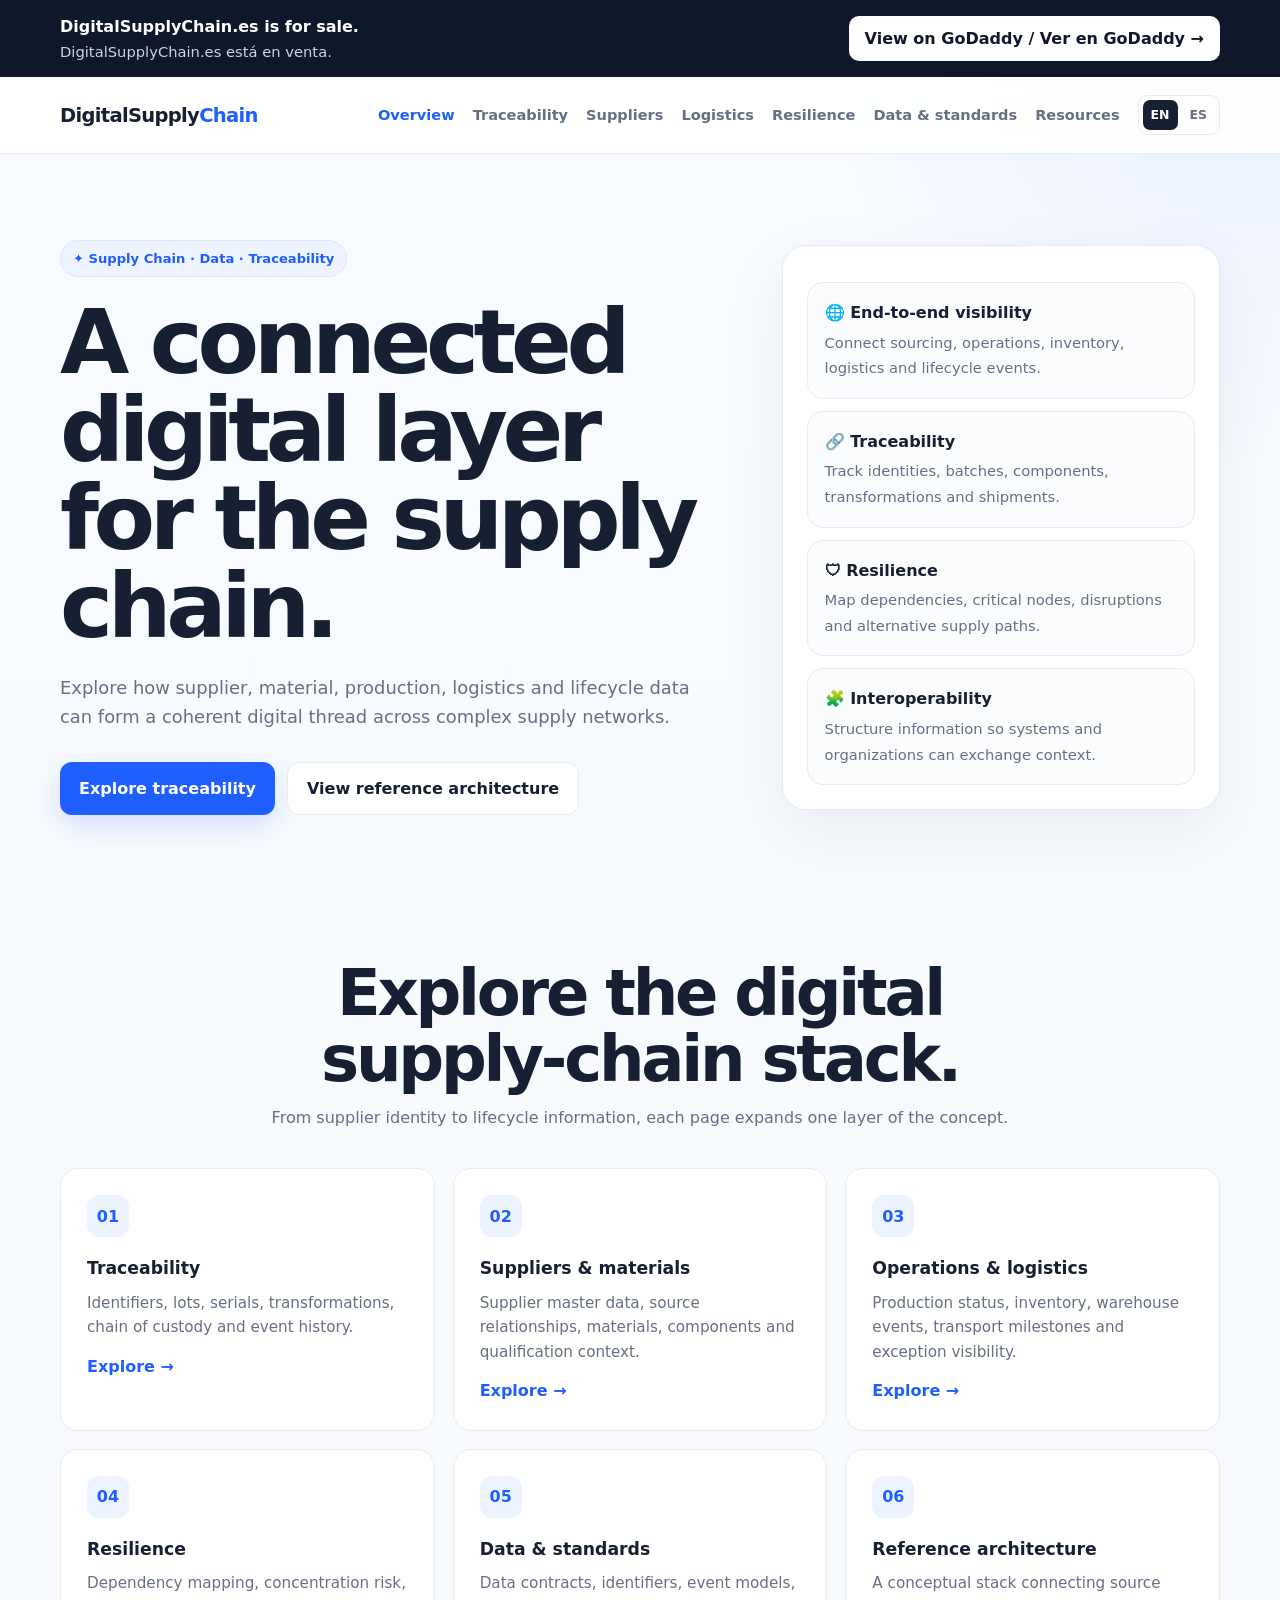
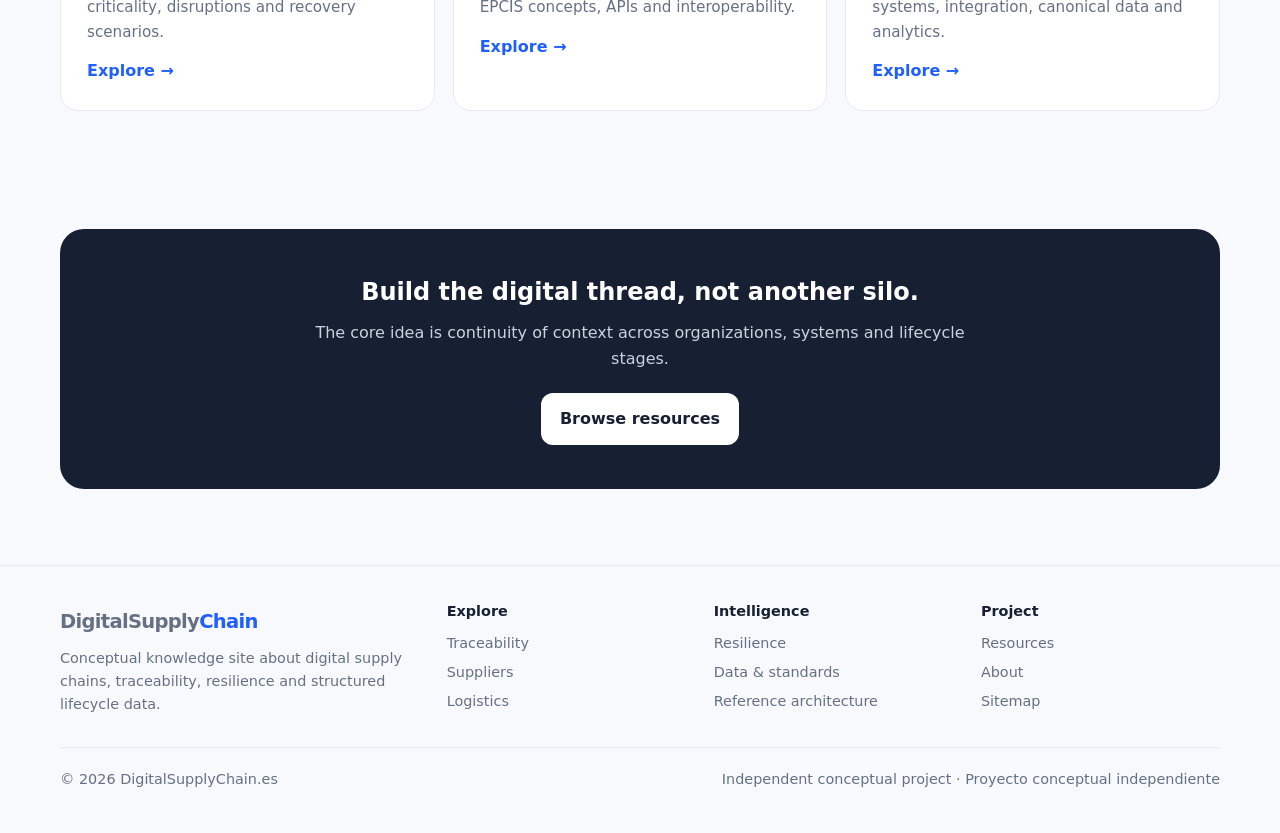
<file: index.html>
<!DOCTYPE html><html lang="en"><head><meta charset="UTF-8"><meta name="viewport" content="width=device-width,initial-scale=1.0"><title>DigitalSupplyChain.es — Digital supply chain, traceability and data visibility</title><meta name="description" content="Conceptual platform for digital supply chains, traceability, supplier data, logistics visibility, resilience and lifecycle information."><meta name="robots" content="index,follow"><link rel="stylesheet" href="assets/style.css"><script async src="https://www.googletagmanager.com/gtag/js?id=G-VXH78M4FN9"></script><script>window.dataLayer=window.dataLayer||[];function gtag(){dataLayer.push(arguments)}gtag('js',new Date());gtag('config','G-VXH78M4FN9');</script></head><body><div class="sale-banner"><div class="container sale-banner-inner"><div class="sale-banner-copy"><strong>DigitalSupplyChain.es is for sale.</strong><span>DigitalSupplyChain.es está en venta.</span></div><a href="https://www.godaddy.com/domainsearch/find?checkAvail=1&domainToCheck=digitalsupplychain.es" target="_blank" rel="noopener noreferrer">View on GoDaddy / Ver en GoDaddy →</a></div></div>
<header><div class="container nav"><a href="index.html" class="brand">DigitalSupply<span>Chain</span></a><div class="nav-links"><a href="index.html" class="nav-link active"><span data-lang="en">Overview</span><span data-lang="es" hidden>Inicio</span></a><a href="traceability.html" class="nav-link "><span data-lang="en">Traceability</span><span data-lang="es" hidden>Trazabilidad</span></a><a href="suppliers.html" class="nav-link "><span data-lang="en">Suppliers</span><span data-lang="es" hidden>Proveedores</span></a><a href="logistics.html" class="nav-link "><span data-lang="en">Logistics</span><span data-lang="es" hidden>Logística</span></a><a href="resilience.html" class="nav-link "><span data-lang="en">Resilience</span><span data-lang="es" hidden>Resiliencia</span></a><a href="data-standards.html" class="nav-link "><span data-lang="en">Data & standards</span><span data-lang="es" hidden>Datos y estándares</span></a><a href="resources.html" class="nav-link "><span data-lang="en">Resources</span><span data-lang="es" hidden>Recursos</span></a><div class="language-switch"><button data-lang-btn="en" onclick="setLanguage('en')">EN</button><button data-lang-btn="es" onclick="setLanguage('es')">ES</button></div></div></div></header><main><section class="hero"><div class="container hero-grid"><div><div class="eyebrow">✦ Supply Chain · Data · Traceability</div><div data-lang="en"><h1>A connected digital layer for the supply chain.</h1><p>Explore how supplier, material, production, logistics and lifecycle data can form a coherent digital thread across complex supply networks.</p><div class="actions"><a href="traceability.html" class="btn btn-primary">Explore traceability</a><a href="architecture.html" class="btn btn-secondary">View reference architecture</a></div></div><div data-lang="es" hidden><h1>Una capa digital conectada para la cadena de suministro.</h1><p>Explora cómo los datos de proveedores, materiales, producción, logística y ciclo de vida pueden formar un hilo digital coherente en redes de suministro complejas.</p><div class="actions"><a href="traceability.html" class="btn btn-primary">Explorar trazabilidad</a><a href="architecture.html" class="btn btn-secondary">Ver arquitectura de referencia</a></div></div></div><div class="preview"><div class="mini-card"><strong>🌐 End-to-end visibility</strong><span>Connect sourcing, operations, inventory, logistics and lifecycle events.</span></div><div class="mini-card"><strong>🔗 Traceability</strong><span>Track identities, batches, components, transformations and shipments.</span></div><div class="mini-card"><strong>🛡 Resilience</strong><span>Map dependencies, critical nodes, disruptions and alternative supply paths.</span></div><div class="mini-card"><strong>🧩 Interoperability</strong><span>Structure information so systems and organizations can exchange context.</span></div></div></div></section>
<section class="section"><div class="container"><div class="section-title"><div data-lang="en"><h2>Explore the digital supply-chain stack.</h2><p>From supplier identity to lifecycle information, each page expands one layer of the concept.</p></div><div data-lang="es" hidden><h2>Explora el stack de la supply chain digital.</h2><p>Desde la identidad del proveedor hasta la información de ciclo de vida, cada página desarrolla una capa del concepto.</p></div></div><div class="cards"><article class="card"><div class="icon">01</div><h3>Traceability</h3><p>Identifiers, lots, serials, transformations, chain of custody and event history.</p><a href="traceability.html">Explore →</a></article><article class="card"><div class="icon">02</div><h3>Suppliers & materials</h3><p>Supplier master data, source relationships, materials, components and qualification context.</p><a href="suppliers.html">Explore →</a></article><article class="card"><div class="icon">03</div><h3>Operations & logistics</h3><p>Production status, inventory, warehouse events, transport milestones and exception visibility.</p><a href="logistics.html">Explore →</a></article><article class="card"><div class="icon">04</div><h3>Resilience</h3><p>Dependency mapping, concentration risk, criticality, disruptions and recovery scenarios.</p><a href="resilience.html">Explore →</a></article><article class="card"><div class="icon">05</div><h3>Data & standards</h3><p>Data contracts, identifiers, event models, EPCIS concepts, APIs and interoperability.</p><a href="data-standards.html">Explore →</a></article><article class="card"><div class="icon">06</div><h3>Reference architecture</h3><p>A conceptual stack connecting source systems, integration, canonical data and analytics.</p><a href="architecture.html">Explore →</a></article></div></div></section>
<section class="container"><div class="cta"><h2>Build the digital thread, not another silo.</h2><p>The core idea is continuity of context across organizations, systems and lifecycle stages.</p><a href="resources.html" class="btn btn-secondary">Browse resources</a></div></section></main><footer><div class="container"><div class="footer-grid"><div><a href="index.html" class="brand">DigitalSupply<span>Chain</span></a><p style="margin-top:10px">Conceptual knowledge site about digital supply chains, traceability, resilience and structured lifecycle data.</p></div><div><h4>Explore</h4><a href="traceability.html">Traceability</a><a href="suppliers.html">Suppliers</a><a href="logistics.html">Logistics</a></div><div><h4>Intelligence</h4><a href="resilience.html">Resilience</a><a href="data-standards.html">Data & standards</a><a href="architecture.html">Reference architecture</a></div><div><h4>Project</h4><a href="resources.html">Resources</a><a href="about.html">About</a><a href="sitemap.xml">Sitemap</a></div></div><div class="footer-bottom"><span>© 2026 DigitalSupplyChain.es</span><span>Independent conceptual project · Proyecto conceptual independiente</span></div></div></footer><script src="assets/app.js"></script></body></html>
</file>
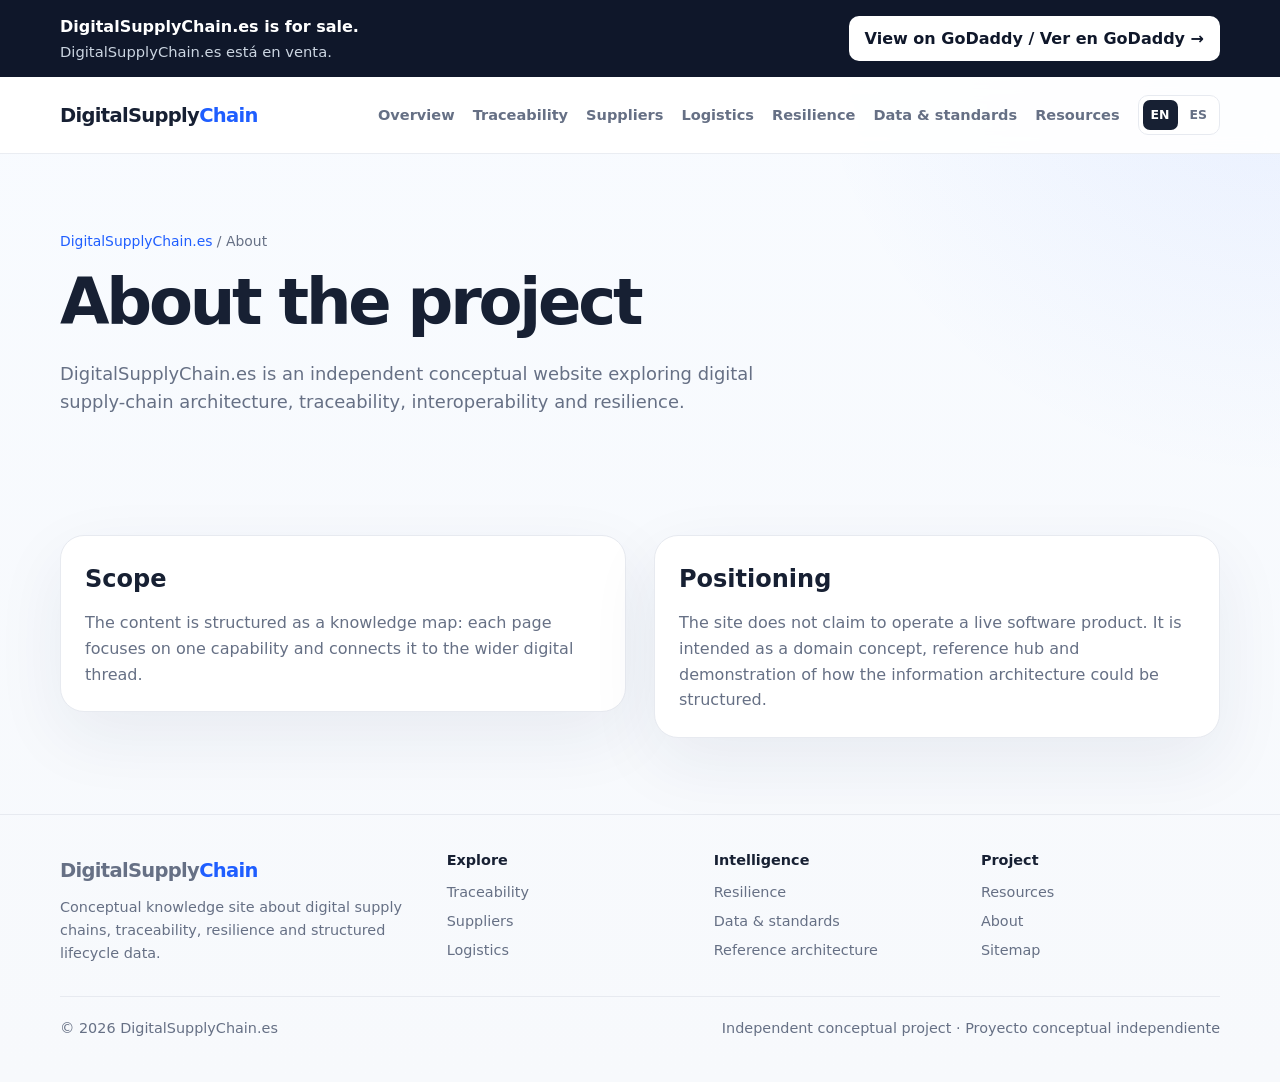
<file: about.html>
<!DOCTYPE html><html lang="en"><head><meta charset="UTF-8"><meta name="viewport" content="width=device-width,initial-scale=1.0"><title>About — DigitalSupplyChain.es</title><meta name="description" content="About the DigitalSupplyChain.es conceptual project."><meta name="robots" content="index,follow"><link rel="stylesheet" href="assets/style.css"><script async src="https://www.googletagmanager.com/gtag/js?id=G-VXH78M4FN9"></script><script>window.dataLayer=window.dataLayer||[];function gtag(){dataLayer.push(arguments)}gtag('js',new Date());gtag('config','G-VXH78M4FN9');</script></head><body><div class="sale-banner"><div class="container sale-banner-inner"><div class="sale-banner-copy"><strong>DigitalSupplyChain.es is for sale.</strong><span>DigitalSupplyChain.es está en venta.</span></div><a href="https://www.godaddy.com/domainsearch/find?checkAvail=1&domainToCheck=digitalsupplychain.es" target="_blank" rel="noopener noreferrer">View on GoDaddy / Ver en GoDaddy →</a></div></div>
<header><div class="container nav"><a href="index.html" class="brand">DigitalSupply<span>Chain</span></a><div class="nav-links"><a href="index.html" class="nav-link "><span data-lang="en">Overview</span><span data-lang="es" hidden>Inicio</span></a><a href="traceability.html" class="nav-link "><span data-lang="en">Traceability</span><span data-lang="es" hidden>Trazabilidad</span></a><a href="suppliers.html" class="nav-link "><span data-lang="en">Suppliers</span><span data-lang="es" hidden>Proveedores</span></a><a href="logistics.html" class="nav-link "><span data-lang="en">Logistics</span><span data-lang="es" hidden>Logística</span></a><a href="resilience.html" class="nav-link "><span data-lang="en">Resilience</span><span data-lang="es" hidden>Resiliencia</span></a><a href="data-standards.html" class="nav-link "><span data-lang="en">Data & standards</span><span data-lang="es" hidden>Datos y estándares</span></a><a href="resources.html" class="nav-link "><span data-lang="en">Resources</span><span data-lang="es" hidden>Recursos</span></a><div class="language-switch"><button data-lang-btn="en" onclick="setLanguage('en')">EN</button><button data-lang-btn="es" onclick="setLanguage('es')">ES</button></div></div></div></header><main><section class="page-hero"><div class="container"><div class="breadcrumbs"><a href="index.html">DigitalSupplyChain.es</a> / About</div><div data-lang="en"><h1>About the project</h1><p>DigitalSupplyChain.es is an independent conceptual website exploring digital supply-chain architecture, traceability, interoperability and resilience.</p></div><div data-lang="es" hidden><h1>Sobre el proyecto</h1><p>DigitalSupplyChain.es es una web conceptual independiente sobre arquitectura de supply chain digital, trazabilidad, interoperabilidad y resiliencia.</p></div></div></section><section class="section"><div class="container split"><div class="panel"><h2>Scope</h2><p style="color:var(--muted);margin-top:12px">The content is structured as a knowledge map: each page focuses on one capability and connects it to the wider digital thread.</p></div><div class="panel"><h2>Positioning</h2><p style="color:var(--muted);margin-top:12px">The site does not claim to operate a live software product. It is intended as a domain concept, reference hub and demonstration of how the information architecture could be structured.</p></div></div></section></main><footer><div class="container"><div class="footer-grid"><div><a href="index.html" class="brand">DigitalSupply<span>Chain</span></a><p style="margin-top:10px">Conceptual knowledge site about digital supply chains, traceability, resilience and structured lifecycle data.</p></div><div><h4>Explore</h4><a href="traceability.html">Traceability</a><a href="suppliers.html">Suppliers</a><a href="logistics.html">Logistics</a></div><div><h4>Intelligence</h4><a href="resilience.html">Resilience</a><a href="data-standards.html">Data & standards</a><a href="architecture.html">Reference architecture</a></div><div><h4>Project</h4><a href="resources.html">Resources</a><a href="about.html">About</a><a href="sitemap.xml">Sitemap</a></div></div><div class="footer-bottom"><span>© 2026 DigitalSupplyChain.es</span><span>Independent conceptual project · Proyecto conceptual independiente</span></div></div></footer><script src="assets/app.js"></script></body></html>
</file>
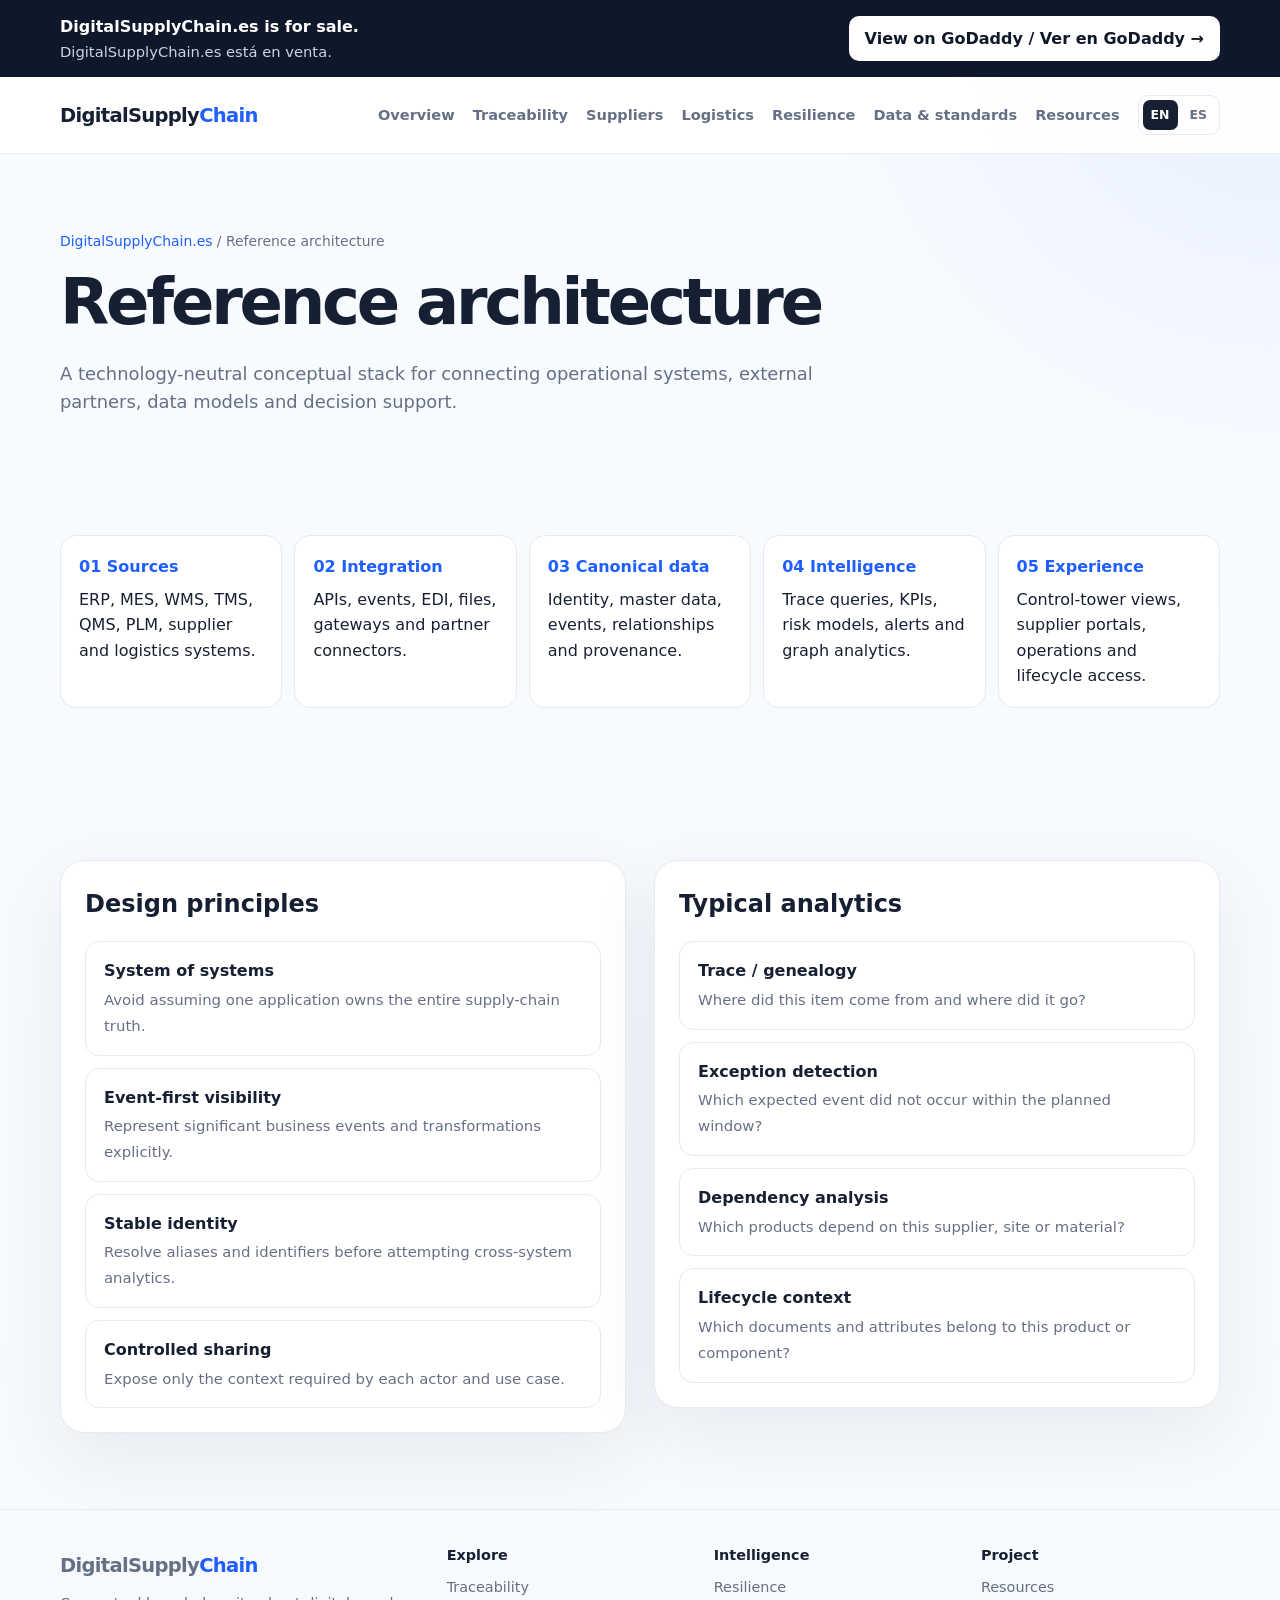
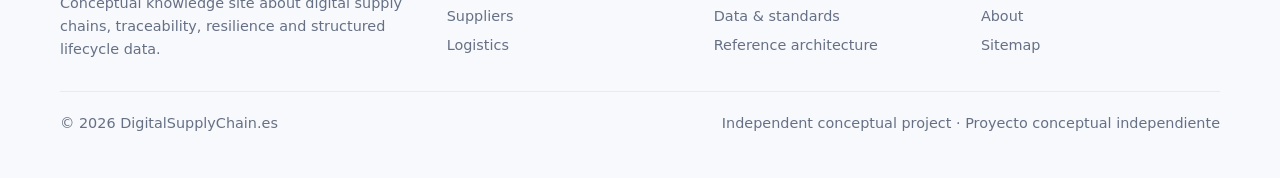
<file: architecture.html>
<!DOCTYPE html><html lang="en"><head><meta charset="UTF-8"><meta name="viewport" content="width=device-width,initial-scale=1.0"><title>Reference architecture — DigitalSupplyChain.es</title><meta name="description" content="Conceptual reference architecture for digital supply-chain systems."><meta name="robots" content="index,follow"><link rel="stylesheet" href="assets/style.css"><script async src="https://www.googletagmanager.com/gtag/js?id=G-VXH78M4FN9"></script><script>window.dataLayer=window.dataLayer||[];function gtag(){dataLayer.push(arguments)}gtag('js',new Date());gtag('config','G-VXH78M4FN9');</script></head><body><div class="sale-banner"><div class="container sale-banner-inner"><div class="sale-banner-copy"><strong>DigitalSupplyChain.es is for sale.</strong><span>DigitalSupplyChain.es está en venta.</span></div><a href="https://www.godaddy.com/domainsearch/find?checkAvail=1&domainToCheck=digitalsupplychain.es" target="_blank" rel="noopener noreferrer">View on GoDaddy / Ver en GoDaddy →</a></div></div>
<header><div class="container nav"><a href="index.html" class="brand">DigitalSupply<span>Chain</span></a><div class="nav-links"><a href="index.html" class="nav-link "><span data-lang="en">Overview</span><span data-lang="es" hidden>Inicio</span></a><a href="traceability.html" class="nav-link "><span data-lang="en">Traceability</span><span data-lang="es" hidden>Trazabilidad</span></a><a href="suppliers.html" class="nav-link "><span data-lang="en">Suppliers</span><span data-lang="es" hidden>Proveedores</span></a><a href="logistics.html" class="nav-link "><span data-lang="en">Logistics</span><span data-lang="es" hidden>Logística</span></a><a href="resilience.html" class="nav-link "><span data-lang="en">Resilience</span><span data-lang="es" hidden>Resiliencia</span></a><a href="data-standards.html" class="nav-link "><span data-lang="en">Data & standards</span><span data-lang="es" hidden>Datos y estándares</span></a><a href="resources.html" class="nav-link "><span data-lang="en">Resources</span><span data-lang="es" hidden>Recursos</span></a><div class="language-switch"><button data-lang-btn="en" onclick="setLanguage('en')">EN</button><button data-lang-btn="es" onclick="setLanguage('es')">ES</button></div></div></div></header><main><section class="page-hero"><div class="container"><div class="breadcrumbs"><a href="index.html">DigitalSupplyChain.es</a> / Reference architecture</div><div data-lang="en"><h1>Reference architecture</h1><p>A technology-neutral conceptual stack for connecting operational systems, external partners, data models and decision support.</p></div><div data-lang="es" hidden><h1>Arquitectura de referencia</h1><p>Un stack conceptual neutral respecto a tecnología para conectar sistemas operacionales, socios externos, modelos de datos y soporte a decisiones.</p></div></div></section><section class="section"><div class="container"><div class="flow"><div class="flow-step"><b>01 Sources</b>ERP, MES, WMS, TMS, QMS, PLM, supplier and logistics systems.</div><div class="flow-step"><b>02 Integration</b>APIs, events, EDI, files, gateways and partner connectors.</div><div class="flow-step"><b>03 Canonical data</b>Identity, master data, events, relationships and provenance.</div><div class="flow-step"><b>04 Intelligence</b>Trace queries, KPIs, risk models, alerts and graph analytics.</div><div class="flow-step"><b>05 Experience</b>Control-tower views, supplier portals, operations and lifecycle access.</div></div></div></section><section class="section"><div class="container split"><div class="panel"><h2>Design principles</h2><ul class="list" style="margin-top:18px"><li><strong>System of systems</strong><span>Avoid assuming one application owns the entire supply-chain truth.</span></li><li><strong>Event-first visibility</strong><span>Represent significant business events and transformations explicitly.</span></li><li><strong>Stable identity</strong><span>Resolve aliases and identifiers before attempting cross-system analytics.</span></li><li><strong>Controlled sharing</strong><span>Expose only the context required by each actor and use case.</span></li></ul></div><div class="panel"><h2>Typical analytics</h2><ul class="list" style="margin-top:18px"><li><strong>Trace / genealogy</strong><span>Where did this item come from and where did it go?</span></li><li><strong>Exception detection</strong><span>Which expected event did not occur within the planned window?</span></li><li><strong>Dependency analysis</strong><span>Which products depend on this supplier, site or material?</span></li><li><strong>Lifecycle context</strong><span>Which documents and attributes belong to this product or component?</span></li></ul></div></div></section></main><footer><div class="container"><div class="footer-grid"><div><a href="index.html" class="brand">DigitalSupply<span>Chain</span></a><p style="margin-top:10px">Conceptual knowledge site about digital supply chains, traceability, resilience and structured lifecycle data.</p></div><div><h4>Explore</h4><a href="traceability.html">Traceability</a><a href="suppliers.html">Suppliers</a><a href="logistics.html">Logistics</a></div><div><h4>Intelligence</h4><a href="resilience.html">Resilience</a><a href="data-standards.html">Data & standards</a><a href="architecture.html">Reference architecture</a></div><div><h4>Project</h4><a href="resources.html">Resources</a><a href="about.html">About</a><a href="sitemap.xml">Sitemap</a></div></div><div class="footer-bottom"><span>© 2026 DigitalSupplyChain.es</span><span>Independent conceptual project · Proyecto conceptual independiente</span></div></div></footer><script src="assets/app.js"></script></body></html>
</file>
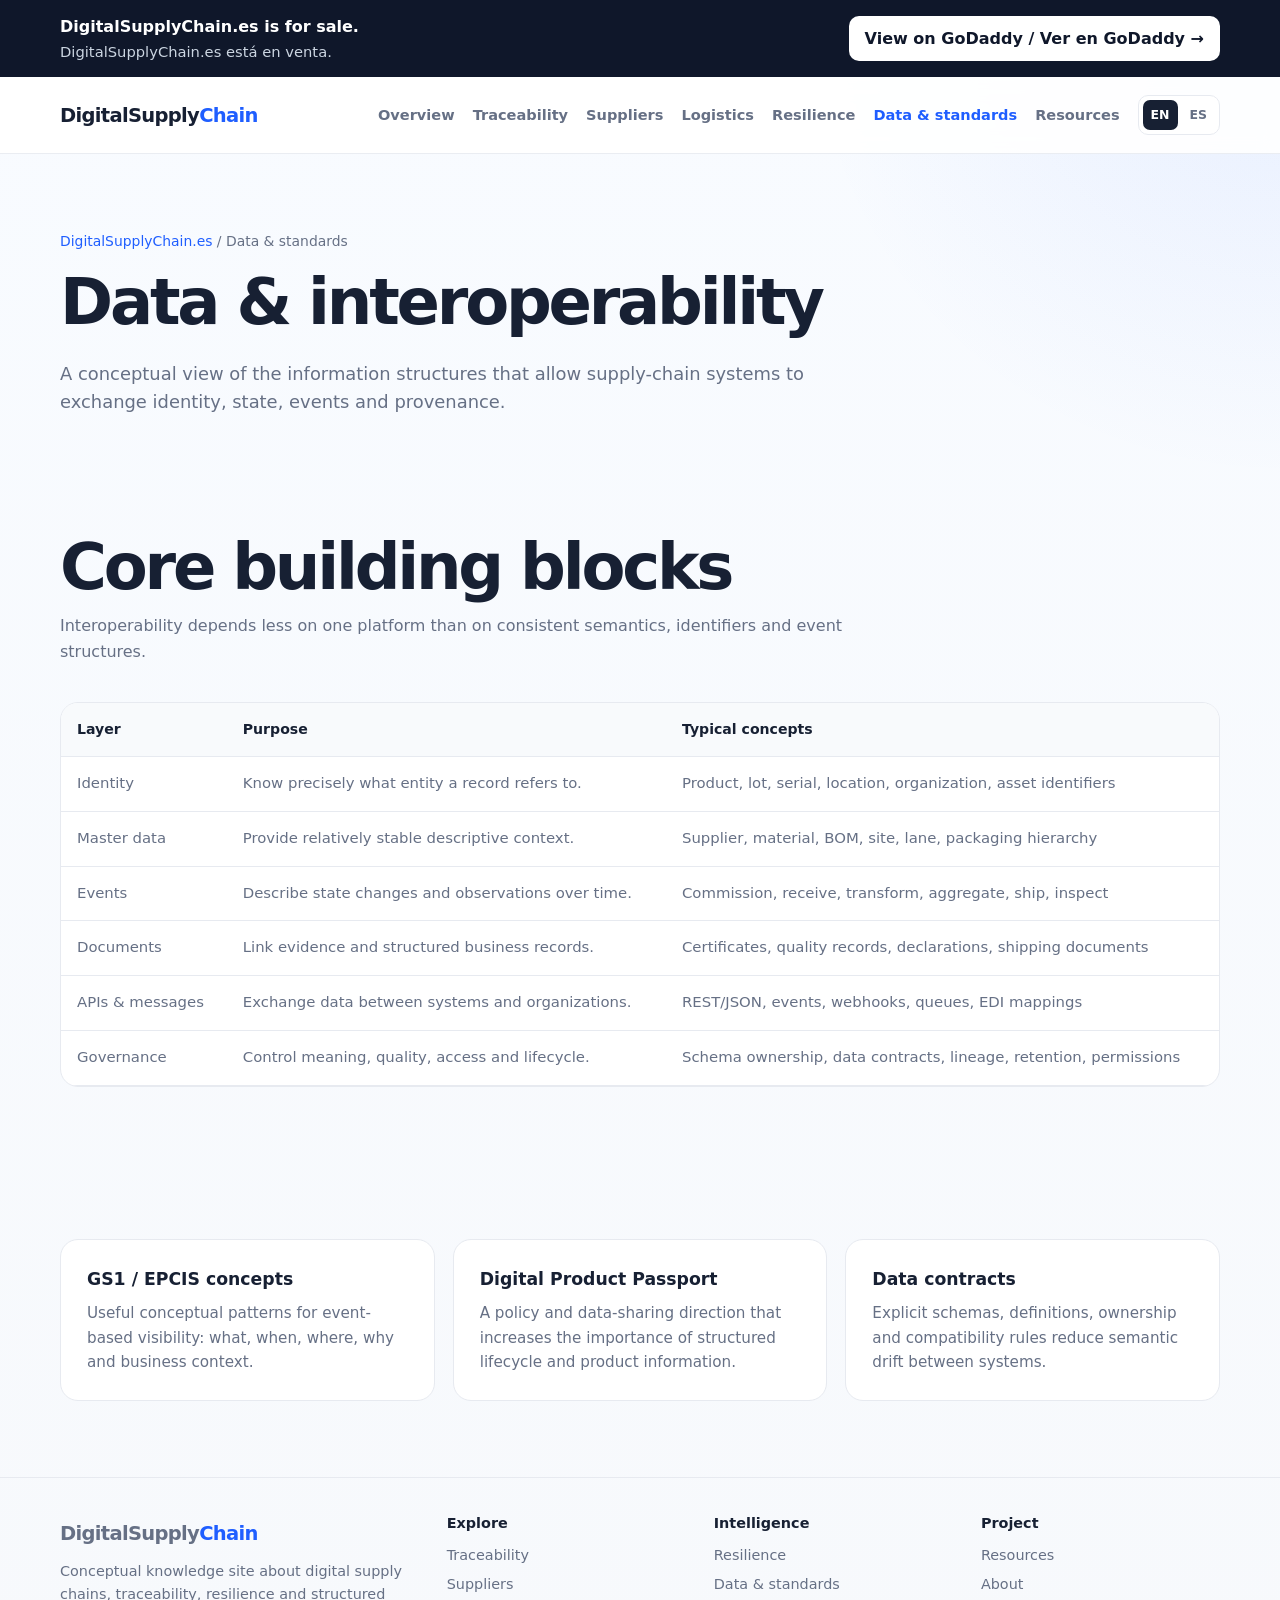
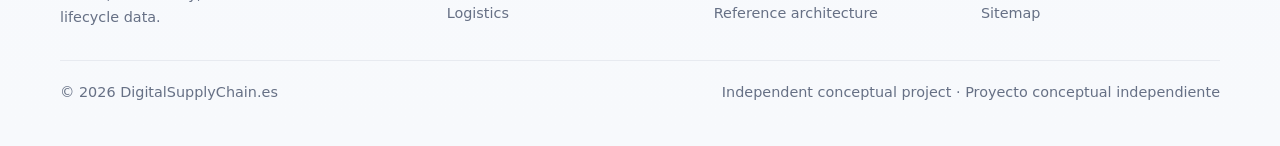
<file: data-standards.html>
<!DOCTYPE html><html lang="en"><head><meta charset="UTF-8"><meta name="viewport" content="width=device-width,initial-scale=1.0"><title>Data & standards — DigitalSupplyChain.es</title><meta name="description" content="Conceptual guide to supply-chain data models, identifiers, EPCIS concepts, APIs and interoperability."><meta name="robots" content="index,follow"><link rel="stylesheet" href="assets/style.css"><script async src="https://www.googletagmanager.com/gtag/js?id=G-VXH78M4FN9"></script><script>window.dataLayer=window.dataLayer||[];function gtag(){dataLayer.push(arguments)}gtag('js',new Date());gtag('config','G-VXH78M4FN9');</script></head><body><div class="sale-banner"><div class="container sale-banner-inner"><div class="sale-banner-copy"><strong>DigitalSupplyChain.es is for sale.</strong><span>DigitalSupplyChain.es está en venta.</span></div><a href="https://www.godaddy.com/domainsearch/find?checkAvail=1&domainToCheck=digitalsupplychain.es" target="_blank" rel="noopener noreferrer">View on GoDaddy / Ver en GoDaddy →</a></div></div>
<header><div class="container nav"><a href="index.html" class="brand">DigitalSupply<span>Chain</span></a><div class="nav-links"><a href="index.html" class="nav-link "><span data-lang="en">Overview</span><span data-lang="es" hidden>Inicio</span></a><a href="traceability.html" class="nav-link "><span data-lang="en">Traceability</span><span data-lang="es" hidden>Trazabilidad</span></a><a href="suppliers.html" class="nav-link "><span data-lang="en">Suppliers</span><span data-lang="es" hidden>Proveedores</span></a><a href="logistics.html" class="nav-link "><span data-lang="en">Logistics</span><span data-lang="es" hidden>Logística</span></a><a href="resilience.html" class="nav-link "><span data-lang="en">Resilience</span><span data-lang="es" hidden>Resiliencia</span></a><a href="data-standards.html" class="nav-link active"><span data-lang="en">Data & standards</span><span data-lang="es" hidden>Datos y estándares</span></a><a href="resources.html" class="nav-link "><span data-lang="en">Resources</span><span data-lang="es" hidden>Recursos</span></a><div class="language-switch"><button data-lang-btn="en" onclick="setLanguage('en')">EN</button><button data-lang-btn="es" onclick="setLanguage('es')">ES</button></div></div></div></header><main><section class="page-hero"><div class="container"><div class="breadcrumbs"><a href="index.html">DigitalSupplyChain.es</a> / Data & standards</div><div data-lang="en"><h1>Data & interoperability</h1><p>A conceptual view of the information structures that allow supply-chain systems to exchange identity, state, events and provenance.</p></div><div data-lang="es" hidden><h1>Datos e interoperabilidad</h1><p>Una visión conceptual de las estructuras de información que permiten a los sistemas de supply chain intercambiar identidad, estado, eventos y procedencia.</p></div></div></section><section class="section"><div class="container"><div class="section-title left"><h2>Core building blocks</h2><p>Interoperability depends less on one platform than on consistent semantics, identifiers and event structures.</p></div><div class="table-wrap"><table><thead><tr><th>Layer</th><th>Purpose</th><th>Typical concepts</th></tr></thead><tbody><tr><td>Identity</td><td>Know precisely what entity a record refers to.</td><td>Product, lot, serial, location, organization, asset identifiers</td></tr><tr><td>Master data</td><td>Provide relatively stable descriptive context.</td><td>Supplier, material, BOM, site, lane, packaging hierarchy</td></tr><tr><td>Events</td><td>Describe state changes and observations over time.</td><td>Commission, receive, transform, aggregate, ship, inspect</td></tr><tr><td>Documents</td><td>Link evidence and structured business records.</td><td>Certificates, quality records, declarations, shipping documents</td></tr><tr><td>APIs & messages</td><td>Exchange data between systems and organizations.</td><td>REST/JSON, events, webhooks, queues, EDI mappings</td></tr><tr><td>Governance</td><td>Control meaning, quality, access and lifecycle.</td><td>Schema ownership, data contracts, lineage, retention, permissions</td></tr></tbody></table></div></div></section><section class="section"><div class="container"><div class="cards"><article class="card"><h3>GS1 / EPCIS concepts</h3><p>Useful conceptual patterns for event-based visibility: what, when, where, why and business context.</p></article><article class="card"><h3>Digital Product Passport</h3><p>A policy and data-sharing direction that increases the importance of structured lifecycle and product information.</p></article><article class="card"><h3>Data contracts</h3><p>Explicit schemas, definitions, ownership and compatibility rules reduce semantic drift between systems.</p></article></div></div></section></main><footer><div class="container"><div class="footer-grid"><div><a href="index.html" class="brand">DigitalSupply<span>Chain</span></a><p style="margin-top:10px">Conceptual knowledge site about digital supply chains, traceability, resilience and structured lifecycle data.</p></div><div><h4>Explore</h4><a href="traceability.html">Traceability</a><a href="suppliers.html">Suppliers</a><a href="logistics.html">Logistics</a></div><div><h4>Intelligence</h4><a href="resilience.html">Resilience</a><a href="data-standards.html">Data & standards</a><a href="architecture.html">Reference architecture</a></div><div><h4>Project</h4><a href="resources.html">Resources</a><a href="about.html">About</a><a href="sitemap.xml">Sitemap</a></div></div><div class="footer-bottom"><span>© 2026 DigitalSupplyChain.es</span><span>Independent conceptual project · Proyecto conceptual independiente</span></div></div></footer><script src="assets/app.js"></script></body></html>
</file>
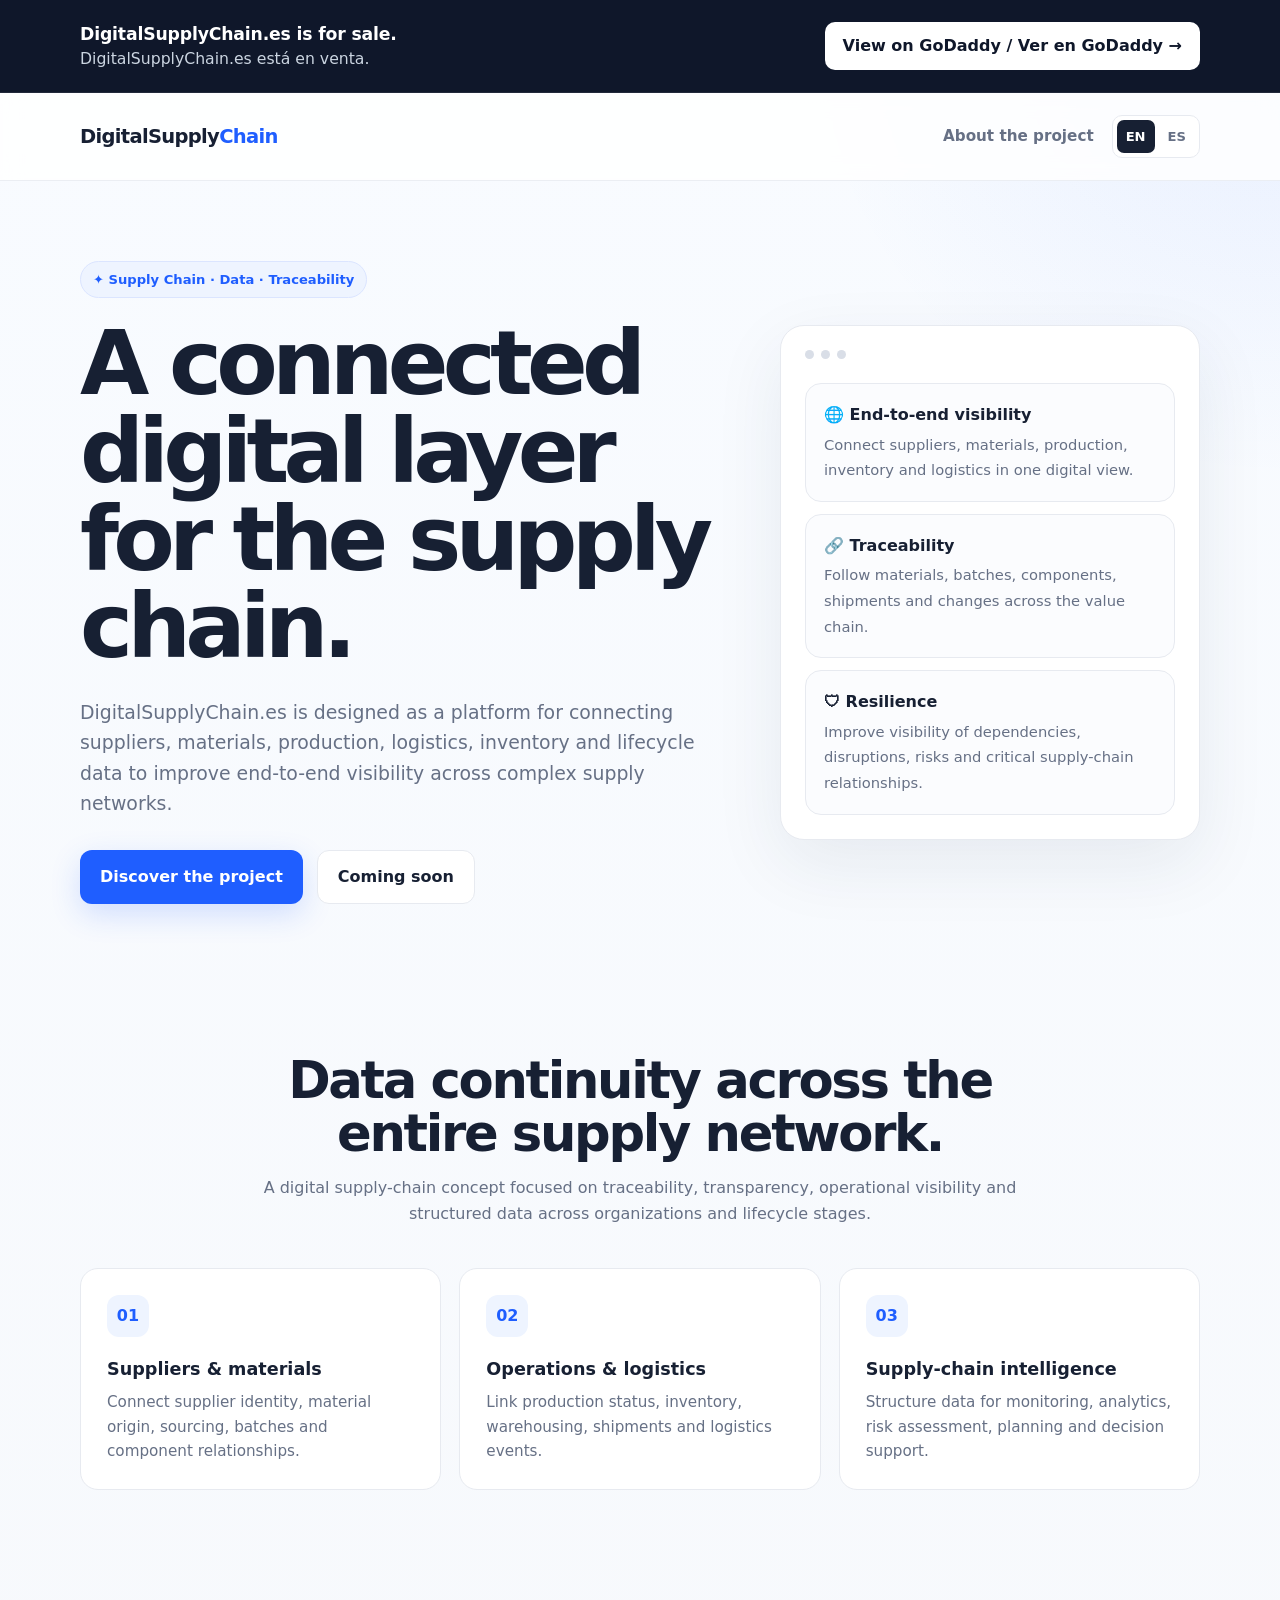
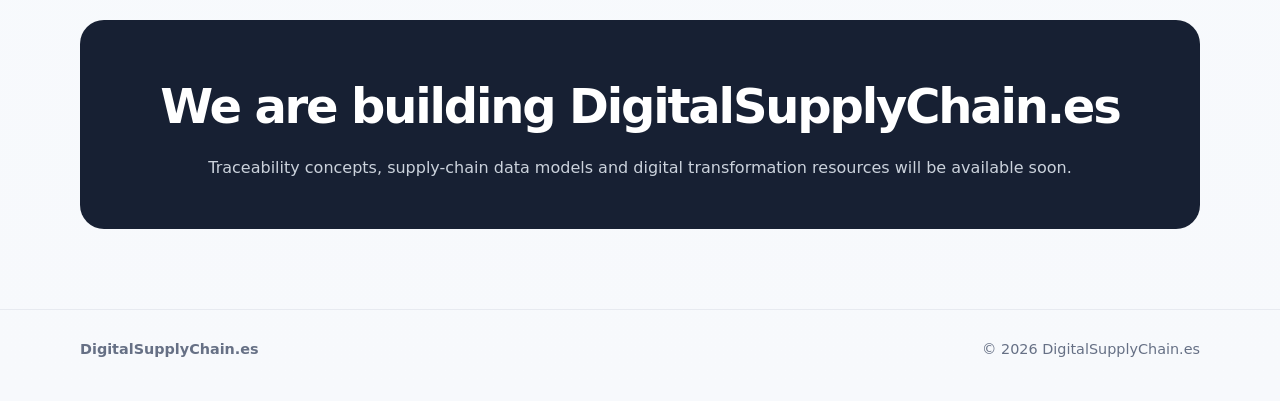
<file: index-original.html>
<!DOCTYPE html>
<html lang="en">
<head>
  <meta charset="UTF-8">
  <meta name="viewport" content="width=device-width, initial-scale=1.0">

  <title>DigitalSupplyChain.es — Digital supply chain, traceability and data visibility</title>
  <meta name="description" content="DigitalSupplyChain.es: a platform focused on digital supply chains, end-to-end traceability, supplier data, logistics visibility, resilience and lifecycle information.">
  <meta name="robots" content="index, follow">
  <link rel="canonical" href="https://digitalsupplychain.es/">

  <!-- Google tag (gtag.js) -->
  <script async src="https://www.googletagmanager.com/gtag/js?id=G-VXH78M4FN9"></script>
  <script>
    window.dataLayer = window.dataLayer || [];
    function gtag(){dataLayer.push(arguments);}
    gtag('js', new Date());
  
    gtag('config', 'G-VXH78M4FN9');
  </script>

  <style>
    :root{
      --bg:#f7f9fc;
      --card:#ffffff;
      --text:#172033;
      --muted:#667085;
      --primary:#1f5eff;
      --primary-dark:#1748c9;
      --border:#e7eaf0;
      --soft:#eef4ff;
    }

    *{box-sizing:border-box;margin:0;padding:0}
    html{scroll-behavior:smooth}

    body{
      font-family:Inter,ui-sans-serif,system-ui,-apple-system,BlinkMacSystemFont,
                  "Segoe UI",Roboto,Helvetica,Arial,sans-serif;
      background:
        radial-gradient(circle at top right,rgba(31,94,255,.08),transparent 30rem),
        linear-gradient(180deg,#f8fbff 0%,#f7f9fc 100%);
      color:var(--text);
      line-height:1.6;
    }

    .container{width:min(1120px,calc(100% - 40px));margin:0 auto}

    header{
      padding:22px 0;
      border-bottom:1px solid rgba(231,234,240,.8);
      background:rgba(255,255,255,.82);
      backdrop-filter:blur(10px);
      position:sticky;
      top:0;
      z-index:10;
    }

    nav{display:flex;align-items:center;justify-content:space-between;gap:24px}

    .brand{
      font-weight:800;
      font-size:1.22rem;
      letter-spacing:-.035em;
      color:var(--text);
      text-decoration:none;
    }

    .brand span{color:var(--primary)}
    .nav-actions{display:flex;align-items:center;gap:18px}

    .nav-link{
      color:var(--muted);
      text-decoration:none;
      font-size:.95rem;
      font-weight:600;
    }

    .language-switch{
      display:flex;
      align-items:center;
      gap:4px;
      padding:4px;
      border:1px solid var(--border);
      background:#fff;
      border-radius:10px;
    }

    .language-switch button{
      border:0;
      background:transparent;
      color:var(--muted);
      font:inherit;
      font-size:.82rem;
      font-weight:800;
      padding:6px 9px;
      border-radius:7px;
      cursor:pointer;
    }

    .language-switch button.active{background:var(--text);color:#fff}

    .hero{
      min-height:72vh;
      display:flex;
      align-items:center;
      padding:80px 0 70px;
    }

    .hero-grid{
      display:grid;
      grid-template-columns:1.2fr .8fr;
      gap:70px;
      align-items:center;
    }

    .eyebrow{
      display:inline-flex;
      align-items:center;
      gap:8px;
      padding:7px 12px;
      border:1px solid #dbe5ff;
      background:var(--soft);
      color:var(--primary);
      border-radius:999px;
      font-size:.82rem;
      font-weight:700;
      margin-bottom:22px;
    }

    h1{
      font-size:clamp(3rem,7vw,5.8rem);
      line-height:.98;
      letter-spacing:-.065em;
      max-width:900px;
    }

    .hero p{
      margin-top:26px;
      font-size:1.18rem;
      color:var(--muted);
      max-width:720px;
    }

    .actions{margin-top:32px;display:flex;gap:14px;flex-wrap:wrap}

    .btn{
      display:inline-flex;
      align-items:center;
      justify-content:center;
      text-decoration:none;
      border-radius:12px;
      padding:13px 20px;
      font-weight:700;
      transition:.2s ease;
    }

    .btn-primary{
      background:var(--primary);
      color:#fff;
      box-shadow:0 10px 30px rgba(31,94,255,.18);
    }

    .btn-primary:hover{background:var(--primary-dark);transform:translateY(-1px)}

    .btn-secondary{
      background:#fff;
      color:var(--text);
      border:1px solid var(--border);
    }

    .btn-secondary:hover{border-color:#cbd2dc;transform:translateY(-1px)}

    .preview{
      background:var(--card);
      border:1px solid var(--border);
      border-radius:24px;
      padding:24px;
      box-shadow:0 24px 70px rgba(31,46,78,.08);
    }

    .preview-top{display:flex;gap:7px;margin-bottom:24px}
    .dot{width:9px;height:9px;border-radius:50%;background:#d9dee7}

    .mini-card{
      padding:18px;
      border-radius:16px;
      border:1px solid var(--border);
      margin-top:12px;
      background:#fbfcfe;
    }

    .mini-card strong{display:block;margin-bottom:4px}
    .mini-card span{color:var(--muted);font-size:.92rem}

    .section{padding:80px 0}

    .section-title{
      text-align:center;
      max-width:800px;
      margin:0 auto 42px;
    }

    .section-title h2{
      font-size:clamp(2rem,4vw,3.2rem);
      letter-spacing:-.045em;
      line-height:1.05;
    }

    .section-title p{color:var(--muted);margin-top:14px}

    .cards{
      display:grid;
      grid-template-columns:repeat(3,1fr);
      gap:18px;
    }

    .card{
      background:#fff;
      border:1px solid var(--border);
      border-radius:18px;
      padding:26px;
    }

    .icon{
      width:42px;
      height:42px;
      border-radius:12px;
      background:var(--soft);
      display:grid;
      place-items:center;
      color:var(--primary);
      font-weight:800;
      margin-bottom:18px;
    }

    .card h3{font-size:1.1rem;margin-bottom:7px}
    .card p{color:var(--muted);font-size:.95rem}

    .cta{
      margin:50px auto 80px;
      background:var(--text);
      color:#fff;
      border-radius:24px;
      padding:48px;
      text-align:center;
    }

    .cta h2{
      font-size:clamp(2rem,4vw,3rem);
      letter-spacing:-.045em;
    }

    .cta p{color:#cbd2dc;margin-top:10px}

    footer{
      border-top:1px solid var(--border);
      padding:28px 0 40px;
      color:var(--muted);
      font-size:.9rem;
    }

    .footer-row{
      display:flex;
      align-items:center;
      justify-content:space-between;
      gap:20px;
      flex-wrap:wrap;
    }


    .sale-banner{
      background:#0f172a;
      color:#fff;
      border-bottom:1px solid rgba(255,255,255,.08);
    }

    .sale-banner-inner{
      min-height:92px;
      display:flex;
      align-items:center;
      justify-content:space-between;
      gap:24px;
      padding:18px 0;
    }

    .sale-banner-copy{
      display:flex;
      flex-direction:column;
      gap:2px;
    }

    .sale-banner-copy strong{
      font-size:1.08rem;
      line-height:1.3;
      font-weight:800;
      letter-spacing:-.01em;
    }

    .sale-banner-copy span{
      color:#cbd5e1;
      font-size:.98rem;
      line-height:1.35;
    }

    .sale-banner a{
      flex:0 0 auto;
      display:inline-flex;
      align-items:center;
      justify-content:center;
      min-height:46px;
      padding:11px 18px;
      border-radius:10px;
      background:#fff;
      color:#0f172a;
      font-weight:800;
      text-decoration:none;
      transition:.2s ease;
      white-space:nowrap;
    }

    .sale-banner a:hover{
      transform:translateY(-1px);
      background:#eaf0ff;
    }

    @media(max-width:800px){
      .sale-banner-inner{
        min-height:auto;
        flex-direction:column;
        align-items:stretch;
        text-align:center;
        gap:12px;
        padding:16px 0;
      }

      .sale-banner a{
        width:100%;
      }

      .hero{min-height:auto;padding-top:60px}
      .hero-grid{grid-template-columns:1fr;gap:38px}
      .cards{grid-template-columns:1fr}
      .preview{max-width:560px}
      .nav-link{display:none}
    }
  </style>
</head>

<body>
<div class="sale-banner">
  <div class="container sale-banner-inner">
    <div class="sale-banner-copy">
      <strong>DigitalSupplyChain.es is for sale.</strong>
      <span>DigitalSupplyChain.es está en venta.</span>
    </div>

    <a
      href="https://www.godaddy.com/domainsearch/find?checkAvail=1&domainToCheck=digitalsupplychain.es"
      target="_blank"
      rel="noopener noreferrer"
    >
      View on GoDaddy / Ver en GoDaddy →
    </a>
  </div>
</div>

<header>
  <div class="container">
    <nav>
      <a href="#" class="brand">DigitalSupply<span>Chain</span></a>

      <div class="nav-actions">
        <a href="#about" class="nav-link" data-i18n="navAbout">About the project</a>

        <div class="language-switch" aria-label="Language selector">
          <button type="button" id="lang-en" class="active" onclick="setLanguage('en')">EN</button>
          <button type="button" id="lang-es" onclick="setLanguage('es')">ES</button>
        </div>
      </div>
    </nav>
  </div>
</header>

<main>
<section class="hero">
  <div class="container hero-grid">
    <div>
      <div class="eyebrow" data-i18n="eyebrow">✦ Supply Chain · Data · Traceability</div>

      <h1 data-i18n="heroTitle">A connected digital layer for the supply chain.</h1>

      <p data-i18n="heroText">
        DigitalSupplyChain.es is designed as a platform for connecting suppliers,
        materials, production, logistics, inventory and lifecycle data to improve
        end-to-end visibility across complex supply networks.
      </p>

      <div class="actions">
        <a href="#about" class="btn btn-primary" data-i18n="discover">Discover the project</a>
        <a href="#coming" class="btn btn-secondary" data-i18n="comingSoon">Coming soon</a>
      </div>
    </div>

    <div class="preview" aria-label="Digital Supply Chain">
      <div class="preview-top">
        <div class="dot"></div><div class="dot"></div><div class="dot"></div>
      </div>

      <div class="mini-card">
        <strong data-i18n="visibility">🌐 End-to-end visibility</strong>
        <span data-i18n="visibilityText">Connect suppliers, materials, production, inventory and logistics in one digital view.</span>
      </div>

      <div class="mini-card">
        <strong data-i18n="traceability">🔗 Traceability</strong>
        <span data-i18n="traceabilityText">Follow materials, batches, components, shipments and changes across the value chain.</span>
      </div>

      <div class="mini-card">
        <strong data-i18n="resilience">🛡 Resilience</strong>
        <span data-i18n="resilienceText">Improve visibility of dependencies, disruptions, risks and critical supply-chain relationships.</span>
      </div>
    </div>
  </div>
</section>

<section class="section" id="about">
  <div class="container">
    <div class="section-title">
      <h2 data-i18n="sectionTitle">Data continuity across the entire supply network.</h2>

      <p data-i18n="sectionText">
        A digital supply-chain concept focused on traceability, transparency,
        operational visibility and structured data across organizations and lifecycle stages.
      </p>
    </div>

    <div class="cards">
      <article class="card">
        <div class="icon">01</div>
        <h3 data-i18n="suppliers">Suppliers & materials</h3>
        <p data-i18n="suppliersText">Connect supplier identity, material origin, sourcing, batches and component relationships.</p>
      </article>

      <article class="card">
        <div class="icon">02</div>
        <h3 data-i18n="operations">Operations & logistics</h3>
        <p data-i18n="operationsText">Link production status, inventory, warehousing, shipments and logistics events.</p>
      </article>

      <article class="card">
        <div class="icon">03</div>
        <h3 data-i18n="intelligence">Supply-chain intelligence</h3>
        <p data-i18n="intelligenceText">Structure data for monitoring, analytics, risk assessment, planning and decision support.</p>
      </article>
    </div>
  </div>
</section>

<section class="container" id="coming">
  <div class="cta">
    <h2 data-i18n="ctaTitle">We are building DigitalSupplyChain.es</h2>
    <p data-i18n="ctaText">Traceability concepts, supply-chain data models and digital transformation resources will be available soon.</p>
  </div>
</section>
</main>

<footer>
  <div class="container footer-row">
    <strong>DigitalSupplyChain.es</strong>
    <span>© 2026 DigitalSupplyChain.es</span>
  </div>
</footer>

<script>
const translations = {
  en:{
    pageTitle:"DigitalSupplyChain.es — Digital supply chain, traceability and data visibility",
    description:"DigitalSupplyChain.es: a platform focused on digital supply chains, end-to-end traceability, supplier data, logistics visibility, resilience and lifecycle information.",
    navAbout:"About the project",
    eyebrow:"✦ Supply Chain · Data · Traceability",
    heroTitle:"A connected digital layer for the supply chain.",
    heroText:"DigitalSupplyChain.es is designed as a platform for connecting suppliers, materials, production, logistics, inventory and lifecycle data to improve end-to-end visibility across complex supply networks.",
    discover:"Discover the project",
    comingSoon:"Coming soon",
    visibility:"🌐 End-to-end visibility",
    visibilityText:"Connect suppliers, materials, production, inventory and logistics in one digital view.",
    traceability:"🔗 Traceability",
    traceabilityText:"Follow materials, batches, components, shipments and changes across the value chain.",
    resilience:"🛡 Resilience",
    resilienceText:"Improve visibility of dependencies, disruptions, risks and critical supply-chain relationships.",
    sectionTitle:"Data continuity across the entire supply network.",
    sectionText:"A digital supply-chain concept focused on traceability, transparency, operational visibility and structured data across organizations and lifecycle stages.",
    suppliers:"Suppliers & materials",
    suppliersText:"Connect supplier identity, material origin, sourcing, batches and component relationships.",
    operations:"Operations & logistics",
    operationsText:"Link production status, inventory, warehousing, shipments and logistics events.",
    intelligence:"Supply-chain intelligence",
    intelligenceText:"Structure data for monitoring, analytics, risk assessment, planning and decision support.",
    ctaTitle:"We are building DigitalSupplyChain.es",
    ctaText:"Traceability concepts, supply-chain data models and digital transformation resources will be available soon."
  },

  es:{
    pageTitle:"DigitalSupplyChain.es — Cadena de suministro digital, trazabilidad y visibilidad de datos",
    description:"DigitalSupplyChain.es: plataforma centrada en cadena de suministro digital, trazabilidad extremo a extremo, datos de proveedores, logística, resiliencia e información de ciclo de vida.",
    navAbout:"Sobre el proyecto",
    eyebrow:"✦ Supply Chain · Datos · Trazabilidad",
    heroTitle:"Una capa digital conectada para la cadena de suministro.",
    heroText:"DigitalSupplyChain.es nace como una plataforma para conectar proveedores, materiales, producción, logística, inventario y datos de ciclo de vida, mejorando la visibilidad extremo a extremo en redes de suministro complejas.",
    discover:"Descubrir el proyecto",
    comingSoon:"Próximamente",
    visibility:"🌐 Visibilidad extremo a extremo",
    visibilityText:"Conecta proveedores, materiales, producción, inventario y logística en una única visión digital.",
    traceability:"🔗 Trazabilidad",
    traceabilityText:"Sigue materiales, lotes, componentes, envíos y cambios a lo largo de la cadena de valor.",
    resilience:"🛡 Resiliencia",
    resilienceText:"Mejora la visibilidad de dependencias, interrupciones, riesgos y relaciones críticas de suministro.",
    sectionTitle:"Continuidad de datos en toda la red de suministro.",
    sectionText:"Un concepto de cadena de suministro digital centrado en trazabilidad, transparencia, visibilidad operativa y datos estructurados entre organizaciones y etapas del ciclo de vida.",
    suppliers:"Proveedores y materiales",
    suppliersText:"Conecta identidad de proveedores, origen de materiales, abastecimiento, lotes y relaciones entre componentes.",
    operations:"Operaciones y logística",
    operationsText:"Relaciona estado de producción, inventario, almacenes, envíos y eventos logísticos.",
    intelligence:"Inteligencia de supply chain",
    intelligenceText:"Estructura datos para monitorización, analítica, evaluación de riesgos, planificación y soporte a decisiones.",
    ctaTitle:"Estamos preparando DigitalSupplyChain.es",
    ctaText:"Próximamente encontrarás conceptos de trazabilidad, modelos de datos de supply chain y recursos sobre transformación digital."
  }
};

function setLanguage(lang){
  const t = translations[lang] || translations.en;

  document.documentElement.lang = lang;
  document.title = t.pageTitle;

  const meta = document.querySelector('meta[name="description"]');
  if(meta) meta.setAttribute("content", t.description);

  document.querySelectorAll("[data-i18n]").forEach(el=>{
    const key = el.getAttribute("data-i18n");
    if(t[key]) el.textContent = t[key];
  });

  document.getElementById("lang-en").classList.toggle("active", lang==="en");
  document.getElementById("lang-es").classList.toggle("active", lang==="es");

  localStorage.setItem("digitalsupplychain-language", lang);
}

const savedLanguage = localStorage.getItem("digitalsupplychain-language");
const browserLanguage = (navigator.language || "").toLowerCase();

let initialLanguage = "en";
if(browserLanguage.startsWith("es")) initialLanguage = "es";

setLanguage(savedLanguage || initialLanguage);
</script>
</body>
</html>
</file>
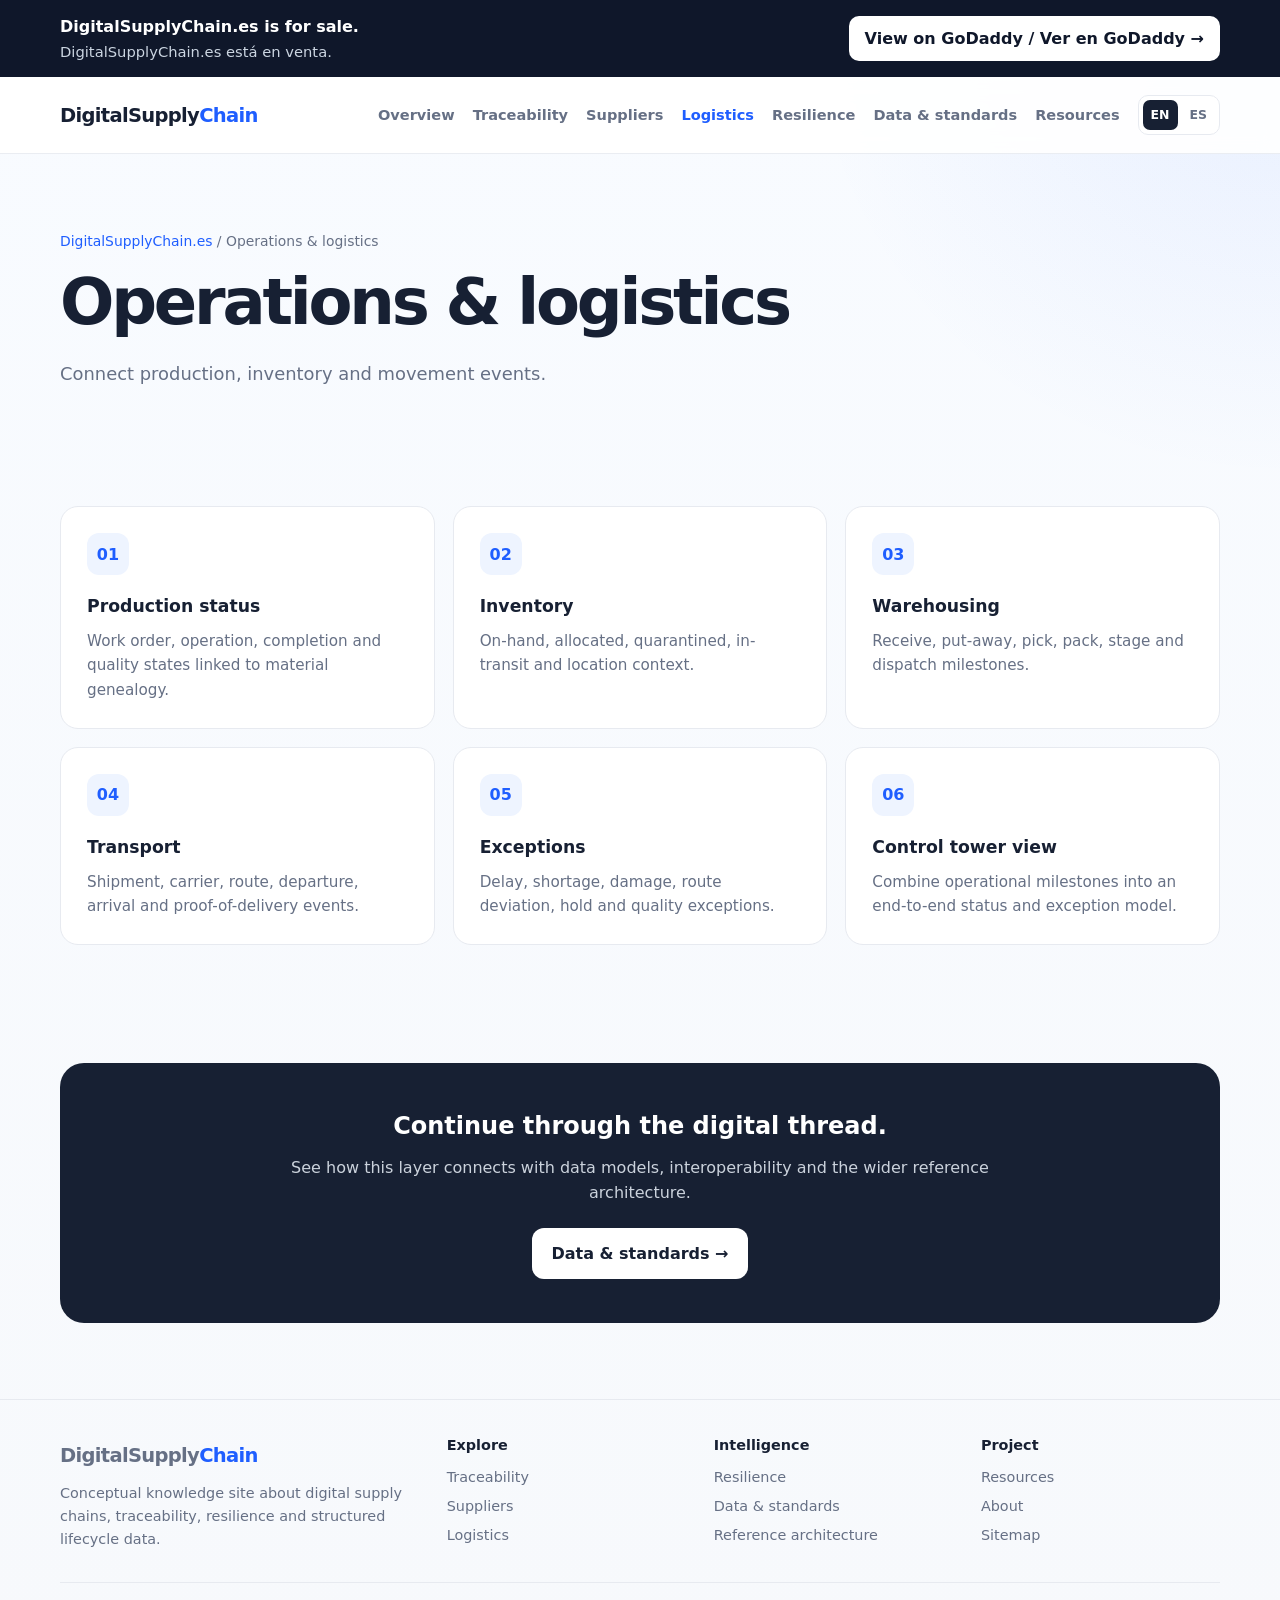
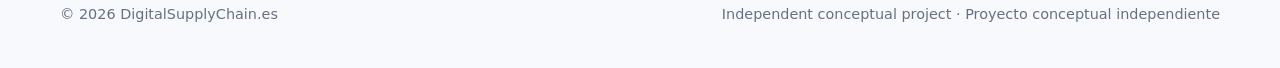
<file: logistics.html>
<!DOCTYPE html><html lang="en"><head><meta charset="UTF-8"><meta name="viewport" content="width=device-width,initial-scale=1.0"><title>Operations & logistics — DigitalSupplyChain.es</title><meta name="description" content="Digital logistics and operations visibility concepts."><meta name="robots" content="index,follow"><link rel="stylesheet" href="assets/style.css"><script async src="https://www.googletagmanager.com/gtag/js?id=G-VXH78M4FN9"></script><script>window.dataLayer=window.dataLayer||[];function gtag(){dataLayer.push(arguments)}gtag('js',new Date());gtag('config','G-VXH78M4FN9');</script></head><body><div class="sale-banner"><div class="container sale-banner-inner"><div class="sale-banner-copy"><strong>DigitalSupplyChain.es is for sale.</strong><span>DigitalSupplyChain.es está en venta.</span></div><a href="https://www.godaddy.com/domainsearch/find?checkAvail=1&domainToCheck=digitalsupplychain.es" target="_blank" rel="noopener noreferrer">View on GoDaddy / Ver en GoDaddy →</a></div></div>
<header><div class="container nav"><a href="index.html" class="brand">DigitalSupply<span>Chain</span></a><div class="nav-links"><a href="index.html" class="nav-link "><span data-lang="en">Overview</span><span data-lang="es" hidden>Inicio</span></a><a href="traceability.html" class="nav-link "><span data-lang="en">Traceability</span><span data-lang="es" hidden>Trazabilidad</span></a><a href="suppliers.html" class="nav-link "><span data-lang="en">Suppliers</span><span data-lang="es" hidden>Proveedores</span></a><a href="logistics.html" class="nav-link active"><span data-lang="en">Logistics</span><span data-lang="es" hidden>Logística</span></a><a href="resilience.html" class="nav-link "><span data-lang="en">Resilience</span><span data-lang="es" hidden>Resiliencia</span></a><a href="data-standards.html" class="nav-link "><span data-lang="en">Data & standards</span><span data-lang="es" hidden>Datos y estándares</span></a><a href="resources.html" class="nav-link "><span data-lang="en">Resources</span><span data-lang="es" hidden>Recursos</span></a><div class="language-switch"><button data-lang-btn="en" onclick="setLanguage('en')">EN</button><button data-lang-btn="es" onclick="setLanguage('es')">ES</button></div></div></div></header><main><section class="page-hero"><div class="container"><div class="breadcrumbs"><a href="index.html">DigitalSupplyChain.es</a> / Operations & logistics</div><div data-lang="en"><h1>Operations & logistics</h1><p>Connect production, inventory and movement events.</p></div><div data-lang="es" hidden><h1>Operaciones y logística</h1><p>Conecta eventos de producción, inventario y movimiento.</p></div></div></section><section class="section"><div class="container"><div class="cards"><article class="card"><div class="icon">01</div><h3>Production status</h3><p>Work order, operation, completion and quality states linked to material genealogy.</p></article><article class="card"><div class="icon">02</div><h3>Inventory</h3><p>On-hand, allocated, quarantined, in-transit and location context.</p></article><article class="card"><div class="icon">03</div><h3>Warehousing</h3><p>Receive, put-away, pick, pack, stage and dispatch milestones.</p></article><article class="card"><div class="icon">04</div><h3>Transport</h3><p>Shipment, carrier, route, departure, arrival and proof-of-delivery events.</p></article><article class="card"><div class="icon">05</div><h3>Exceptions</h3><p>Delay, shortage, damage, route deviation, hold and quality exceptions.</p></article><article class="card"><div class="icon">06</div><h3>Control tower view</h3><p>Combine operational milestones into an end-to-end status and exception model.</p></article></div></div></section><section class="container"><div class="cta"><h2>Continue through the digital thread.</h2><p>See how this layer connects with data models, interoperability and the wider reference architecture.</p><a href="data-standards.html" class="btn btn-secondary">Data & standards →</a></div></section></main><footer><div class="container"><div class="footer-grid"><div><a href="index.html" class="brand">DigitalSupply<span>Chain</span></a><p style="margin-top:10px">Conceptual knowledge site about digital supply chains, traceability, resilience and structured lifecycle data.</p></div><div><h4>Explore</h4><a href="traceability.html">Traceability</a><a href="suppliers.html">Suppliers</a><a href="logistics.html">Logistics</a></div><div><h4>Intelligence</h4><a href="resilience.html">Resilience</a><a href="data-standards.html">Data & standards</a><a href="architecture.html">Reference architecture</a></div><div><h4>Project</h4><a href="resources.html">Resources</a><a href="about.html">About</a><a href="sitemap.xml">Sitemap</a></div></div><div class="footer-bottom"><span>© 2026 DigitalSupplyChain.es</span><span>Independent conceptual project · Proyecto conceptual independiente</span></div></div></footer><script src="assets/app.js"></script></body></html>
</file>
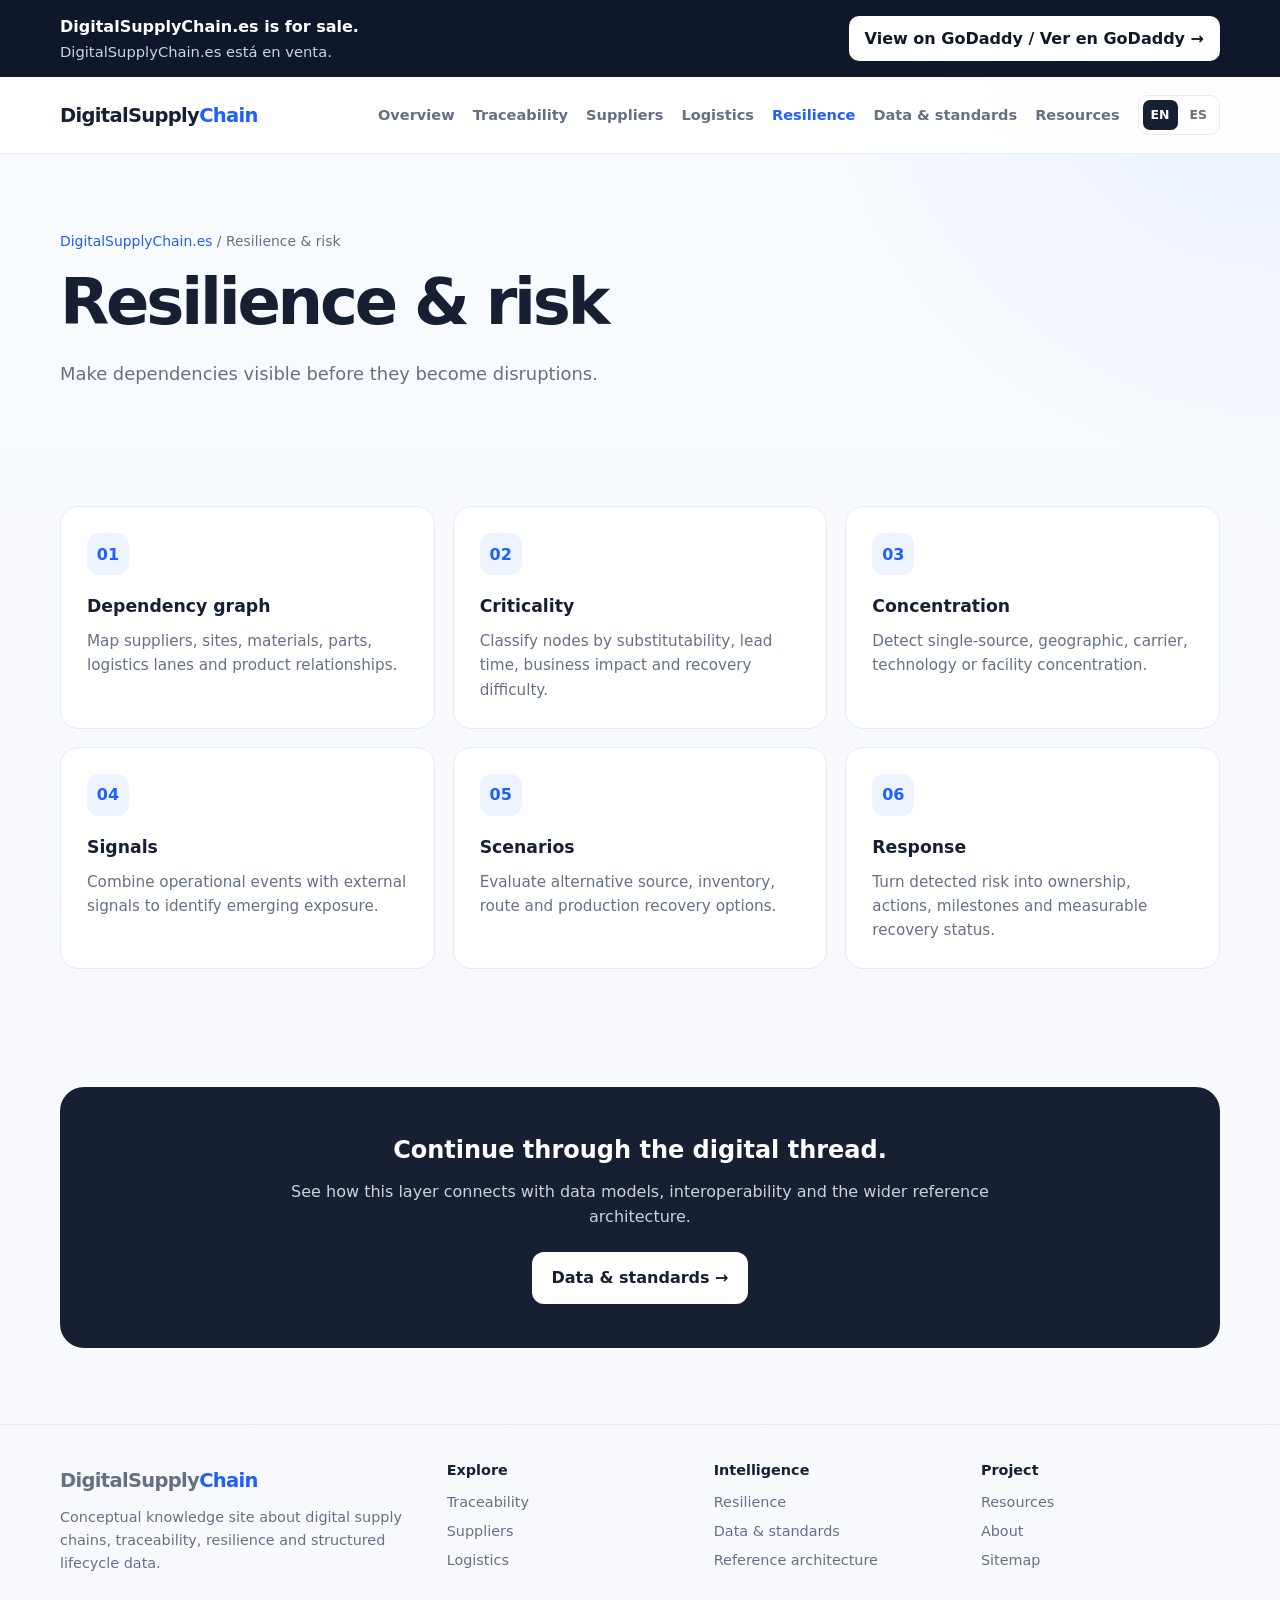
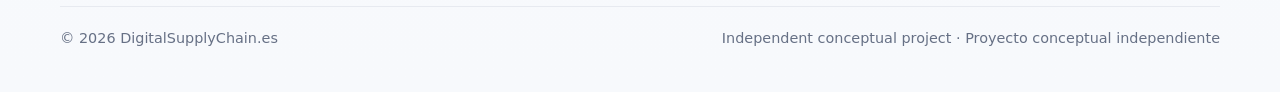
<file: resilience.html>
<!DOCTYPE html><html lang="en"><head><meta charset="UTF-8"><meta name="viewport" content="width=device-width,initial-scale=1.0"><title>Supply-chain resilience — DigitalSupplyChain.es</title><meta name="description" content="Concepts for supply-chain resilience, dependency mapping and disruption visibility."><meta name="robots" content="index,follow"><link rel="stylesheet" href="assets/style.css"><script async src="https://www.googletagmanager.com/gtag/js?id=G-VXH78M4FN9"></script><script>window.dataLayer=window.dataLayer||[];function gtag(){dataLayer.push(arguments)}gtag('js',new Date());gtag('config','G-VXH78M4FN9');</script></head><body><div class="sale-banner"><div class="container sale-banner-inner"><div class="sale-banner-copy"><strong>DigitalSupplyChain.es is for sale.</strong><span>DigitalSupplyChain.es está en venta.</span></div><a href="https://www.godaddy.com/domainsearch/find?checkAvail=1&domainToCheck=digitalsupplychain.es" target="_blank" rel="noopener noreferrer">View on GoDaddy / Ver en GoDaddy →</a></div></div>
<header><div class="container nav"><a href="index.html" class="brand">DigitalSupply<span>Chain</span></a><div class="nav-links"><a href="index.html" class="nav-link "><span data-lang="en">Overview</span><span data-lang="es" hidden>Inicio</span></a><a href="traceability.html" class="nav-link "><span data-lang="en">Traceability</span><span data-lang="es" hidden>Trazabilidad</span></a><a href="suppliers.html" class="nav-link "><span data-lang="en">Suppliers</span><span data-lang="es" hidden>Proveedores</span></a><a href="logistics.html" class="nav-link "><span data-lang="en">Logistics</span><span data-lang="es" hidden>Logística</span></a><a href="resilience.html" class="nav-link active"><span data-lang="en">Resilience</span><span data-lang="es" hidden>Resiliencia</span></a><a href="data-standards.html" class="nav-link "><span data-lang="en">Data & standards</span><span data-lang="es" hidden>Datos y estándares</span></a><a href="resources.html" class="nav-link "><span data-lang="en">Resources</span><span data-lang="es" hidden>Recursos</span></a><div class="language-switch"><button data-lang-btn="en" onclick="setLanguage('en')">EN</button><button data-lang-btn="es" onclick="setLanguage('es')">ES</button></div></div></div></header><main><section class="page-hero"><div class="container"><div class="breadcrumbs"><a href="index.html">DigitalSupplyChain.es</a> / Resilience & risk</div><div data-lang="en"><h1>Resilience & risk</h1><p>Make dependencies visible before they become disruptions.</p></div><div data-lang="es" hidden><h1>Resiliencia y riesgo</h1><p>Haz visibles las dependencias antes de que se conviertan en interrupciones.</p></div></div></section><section class="section"><div class="container"><div class="cards"><article class="card"><div class="icon">01</div><h3>Dependency graph</h3><p>Map suppliers, sites, materials, parts, logistics lanes and product relationships.</p></article><article class="card"><div class="icon">02</div><h3>Criticality</h3><p>Classify nodes by substitutability, lead time, business impact and recovery difficulty.</p></article><article class="card"><div class="icon">03</div><h3>Concentration</h3><p>Detect single-source, geographic, carrier, technology or facility concentration.</p></article><article class="card"><div class="icon">04</div><h3>Signals</h3><p>Combine operational events with external signals to identify emerging exposure.</p></article><article class="card"><div class="icon">05</div><h3>Scenarios</h3><p>Evaluate alternative source, inventory, route and production recovery options.</p></article><article class="card"><div class="icon">06</div><h3>Response</h3><p>Turn detected risk into ownership, actions, milestones and measurable recovery status.</p></article></div></div></section><section class="container"><div class="cta"><h2>Continue through the digital thread.</h2><p>See how this layer connects with data models, interoperability and the wider reference architecture.</p><a href="data-standards.html" class="btn btn-secondary">Data & standards →</a></div></section></main><footer><div class="container"><div class="footer-grid"><div><a href="index.html" class="brand">DigitalSupply<span>Chain</span></a><p style="margin-top:10px">Conceptual knowledge site about digital supply chains, traceability, resilience and structured lifecycle data.</p></div><div><h4>Explore</h4><a href="traceability.html">Traceability</a><a href="suppliers.html">Suppliers</a><a href="logistics.html">Logistics</a></div><div><h4>Intelligence</h4><a href="resilience.html">Resilience</a><a href="data-standards.html">Data & standards</a><a href="architecture.html">Reference architecture</a></div><div><h4>Project</h4><a href="resources.html">Resources</a><a href="about.html">About</a><a href="sitemap.xml">Sitemap</a></div></div><div class="footer-bottom"><span>© 2026 DigitalSupplyChain.es</span><span>Independent conceptual project · Proyecto conceptual independiente</span></div></div></footer><script src="assets/app.js"></script></body></html>
</file>
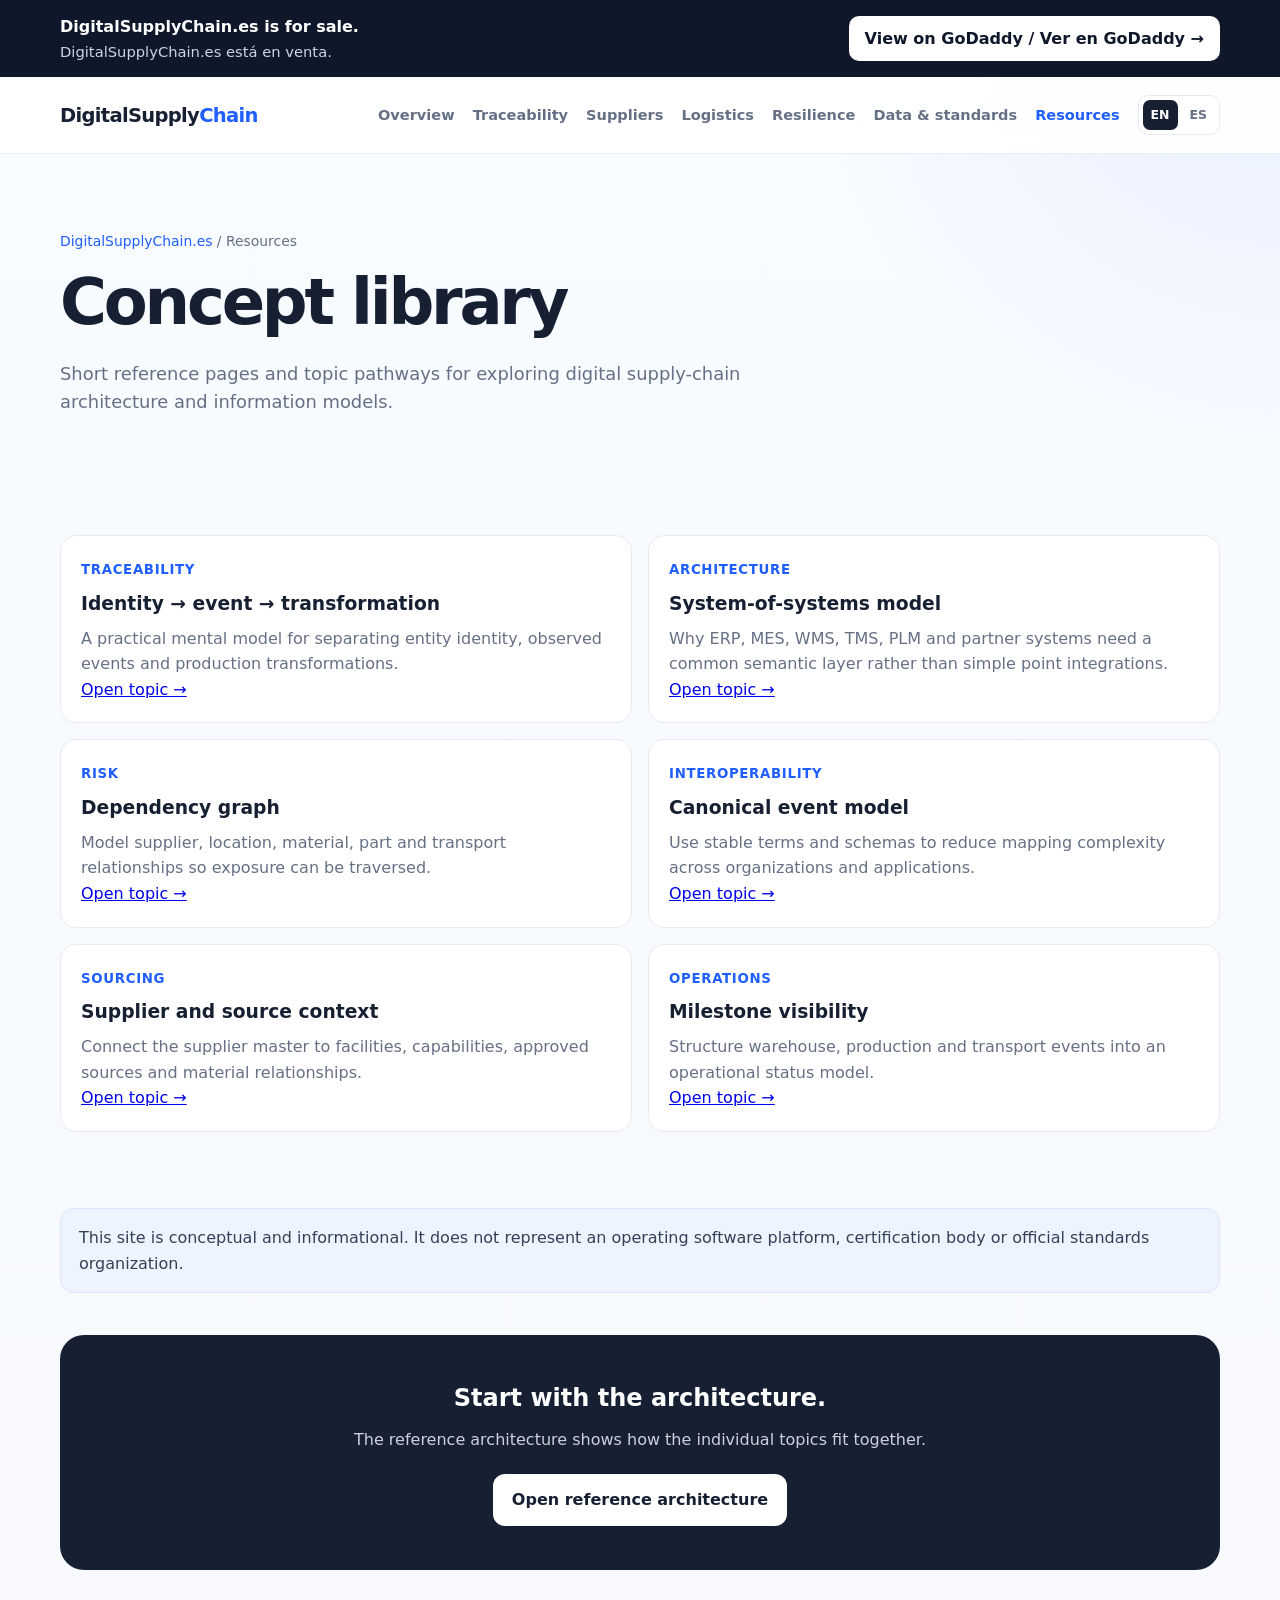
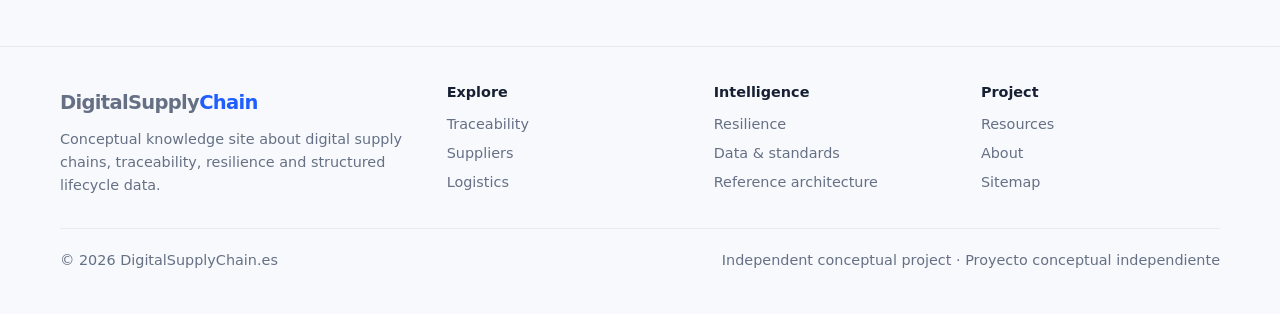
<file: resources.html>
<!DOCTYPE html><html lang="en"><head><meta charset="UTF-8"><meta name="viewport" content="width=device-width,initial-scale=1.0"><title>Resources — DigitalSupplyChain.es</title><meta name="description" content="Concept library and reference pathways for digital supply chains."><meta name="robots" content="index,follow"><link rel="stylesheet" href="assets/style.css"><script async src="https://www.googletagmanager.com/gtag/js?id=G-VXH78M4FN9"></script><script>window.dataLayer=window.dataLayer||[];function gtag(){dataLayer.push(arguments)}gtag('js',new Date());gtag('config','G-VXH78M4FN9');</script></head><body><div class="sale-banner"><div class="container sale-banner-inner"><div class="sale-banner-copy"><strong>DigitalSupplyChain.es is for sale.</strong><span>DigitalSupplyChain.es está en venta.</span></div><a href="https://www.godaddy.com/domainsearch/find?checkAvail=1&domainToCheck=digitalsupplychain.es" target="_blank" rel="noopener noreferrer">View on GoDaddy / Ver en GoDaddy →</a></div></div>
<header><div class="container nav"><a href="index.html" class="brand">DigitalSupply<span>Chain</span></a><div class="nav-links"><a href="index.html" class="nav-link "><span data-lang="en">Overview</span><span data-lang="es" hidden>Inicio</span></a><a href="traceability.html" class="nav-link "><span data-lang="en">Traceability</span><span data-lang="es" hidden>Trazabilidad</span></a><a href="suppliers.html" class="nav-link "><span data-lang="en">Suppliers</span><span data-lang="es" hidden>Proveedores</span></a><a href="logistics.html" class="nav-link "><span data-lang="en">Logistics</span><span data-lang="es" hidden>Logística</span></a><a href="resilience.html" class="nav-link "><span data-lang="en">Resilience</span><span data-lang="es" hidden>Resiliencia</span></a><a href="data-standards.html" class="nav-link "><span data-lang="en">Data & standards</span><span data-lang="es" hidden>Datos y estándares</span></a><a href="resources.html" class="nav-link active"><span data-lang="en">Resources</span><span data-lang="es" hidden>Recursos</span></a><div class="language-switch"><button data-lang-btn="en" onclick="setLanguage('en')">EN</button><button data-lang-btn="es" onclick="setLanguage('es')">ES</button></div></div></div></header><main><section class="page-hero"><div class="container"><div class="breadcrumbs"><a href="index.html">DigitalSupplyChain.es</a> / Resources</div><div data-lang="en"><h1>Concept library</h1><p>Short reference pages and topic pathways for exploring digital supply-chain architecture and information models.</p></div><div data-lang="es" hidden><h1>Biblioteca de conceptos</h1><p>Páginas de referencia y rutas temáticas para explorar arquitectura y modelos de información de la supply chain digital.</p></div></div></section><section class="section"><div class="container"><div class="resource-grid"><article class="resource"><small>Traceability</small><h3>Identity → event → transformation</h3><p>A practical mental model for separating entity identity, observed events and production transformations.</p><a href="traceability.html">Open topic →</a></article><article class="resource"><small>Architecture</small><h3>System-of-systems model</h3><p>Why ERP, MES, WMS, TMS, PLM and partner systems need a common semantic layer rather than simple point integrations.</p><a href="architecture.html">Open topic →</a></article><article class="resource"><small>Risk</small><h3>Dependency graph</h3><p>Model supplier, location, material, part and transport relationships so exposure can be traversed.</p><a href="resilience.html">Open topic →</a></article><article class="resource"><small>Interoperability</small><h3>Canonical event model</h3><p>Use stable terms and schemas to reduce mapping complexity across organizations and applications.</p><a href="data-standards.html">Open topic →</a></article><article class="resource"><small>Sourcing</small><h3>Supplier and source context</h3><p>Connect the supplier master to facilities, capabilities, approved sources and material relationships.</p><a href="suppliers.html">Open topic →</a></article><article class="resource"><small>Operations</small><h3>Milestone visibility</h3><p>Structure warehouse, production and transport events into an operational status model.</p><a href="logistics.html">Open topic →</a></article></div></div></section><section class="container"><div class="notice">This site is conceptual and informational. It does not represent an operating software platform, certification body or official standards organization.</div></section><section class="container"><div class="cta"><h2>Start with the architecture.</h2><p>The reference architecture shows how the individual topics fit together.</p><a class="btn btn-secondary" href="architecture.html">Open reference architecture</a></div></section></main><footer><div class="container"><div class="footer-grid"><div><a href="index.html" class="brand">DigitalSupply<span>Chain</span></a><p style="margin-top:10px">Conceptual knowledge site about digital supply chains, traceability, resilience and structured lifecycle data.</p></div><div><h4>Explore</h4><a href="traceability.html">Traceability</a><a href="suppliers.html">Suppliers</a><a href="logistics.html">Logistics</a></div><div><h4>Intelligence</h4><a href="resilience.html">Resilience</a><a href="data-standards.html">Data & standards</a><a href="architecture.html">Reference architecture</a></div><div><h4>Project</h4><a href="resources.html">Resources</a><a href="about.html">About</a><a href="sitemap.xml">Sitemap</a></div></div><div class="footer-bottom"><span>© 2026 DigitalSupplyChain.es</span><span>Independent conceptual project · Proyecto conceptual independiente</span></div></div></footer><script src="assets/app.js"></script></body></html>
</file>
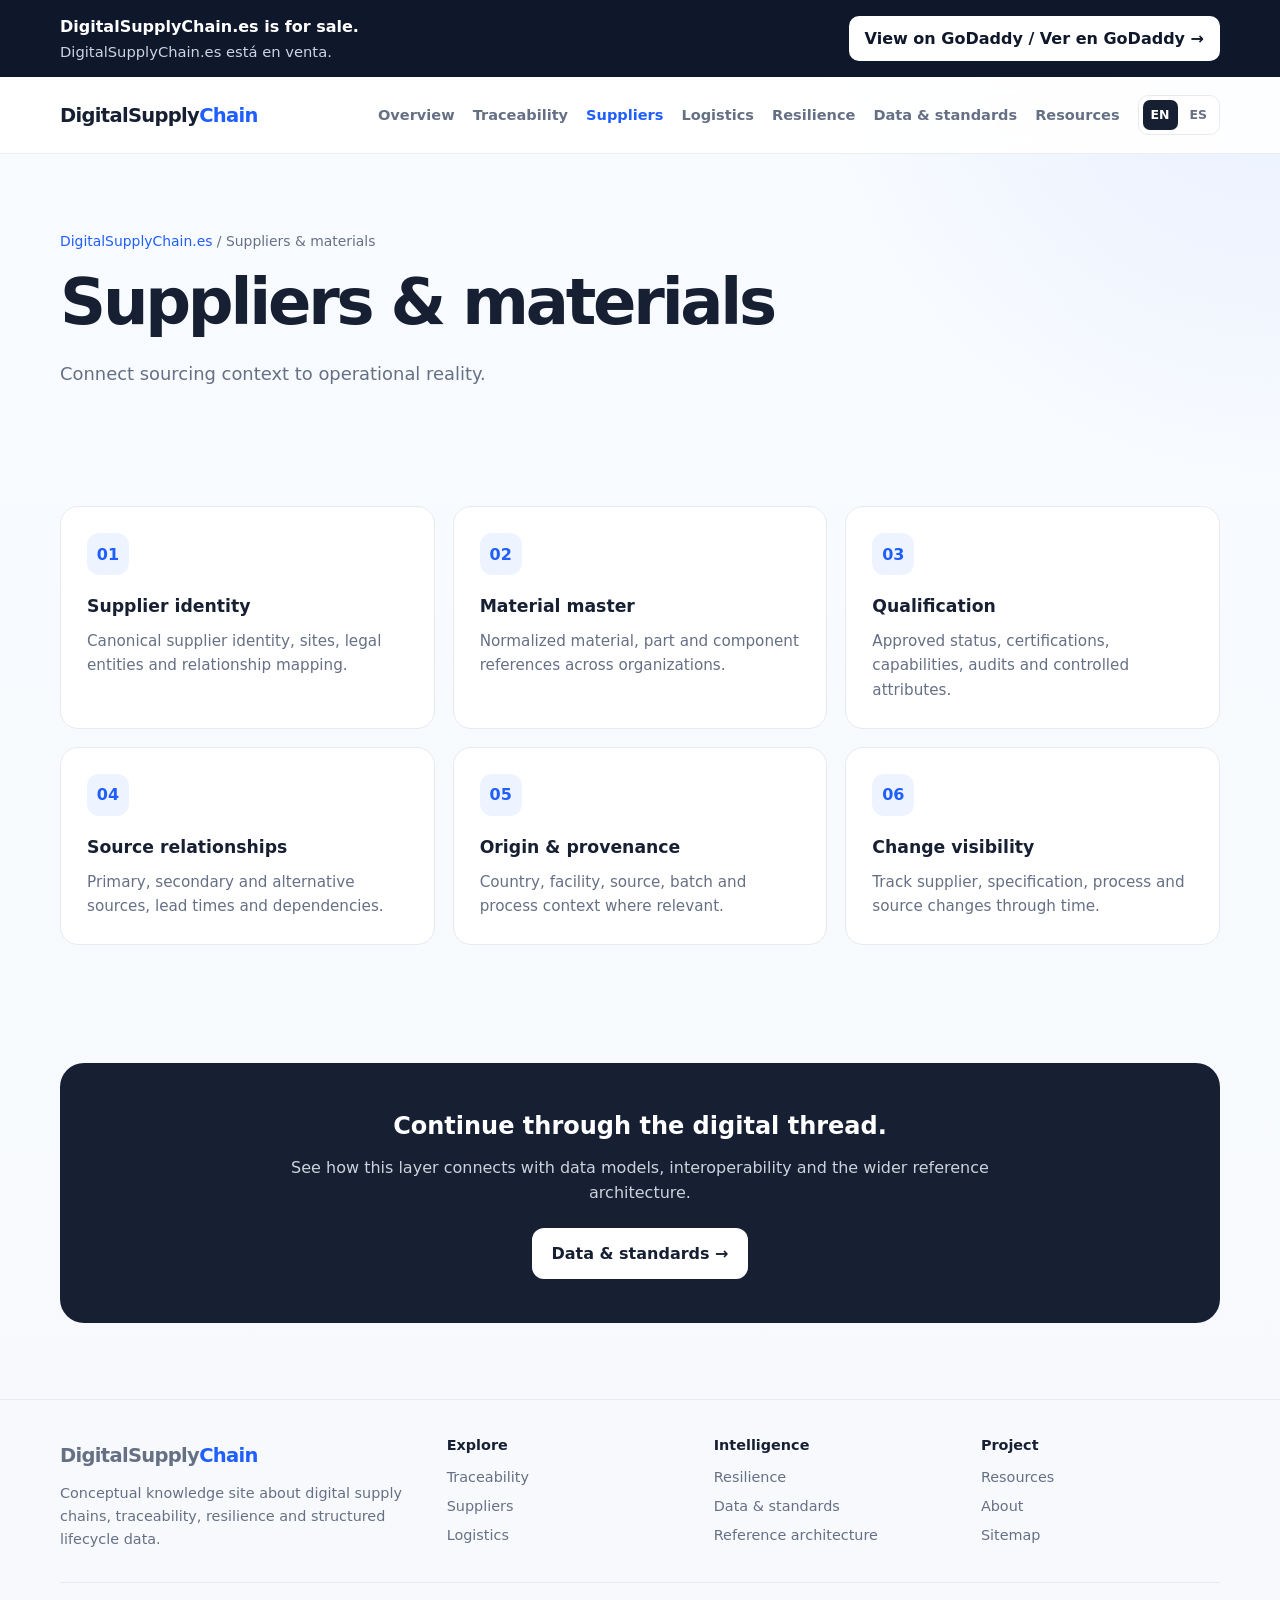
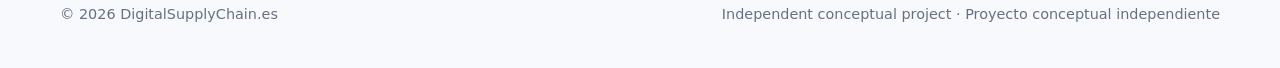
<file: suppliers.html>
<!DOCTYPE html><html lang="en"><head><meta charset="UTF-8"><meta name="viewport" content="width=device-width,initial-scale=1.0"><title>Suppliers & materials — DigitalSupplyChain.es</title><meta name="description" content="Supplier and material data concepts for connected supply chains."><meta name="robots" content="index,follow"><link rel="stylesheet" href="assets/style.css"><script async src="https://www.googletagmanager.com/gtag/js?id=G-VXH78M4FN9"></script><script>window.dataLayer=window.dataLayer||[];function gtag(){dataLayer.push(arguments)}gtag('js',new Date());gtag('config','G-VXH78M4FN9');</script></head><body><div class="sale-banner"><div class="container sale-banner-inner"><div class="sale-banner-copy"><strong>DigitalSupplyChain.es is for sale.</strong><span>DigitalSupplyChain.es está en venta.</span></div><a href="https://www.godaddy.com/domainsearch/find?checkAvail=1&domainToCheck=digitalsupplychain.es" target="_blank" rel="noopener noreferrer">View on GoDaddy / Ver en GoDaddy →</a></div></div>
<header><div class="container nav"><a href="index.html" class="brand">DigitalSupply<span>Chain</span></a><div class="nav-links"><a href="index.html" class="nav-link "><span data-lang="en">Overview</span><span data-lang="es" hidden>Inicio</span></a><a href="traceability.html" class="nav-link "><span data-lang="en">Traceability</span><span data-lang="es" hidden>Trazabilidad</span></a><a href="suppliers.html" class="nav-link active"><span data-lang="en">Suppliers</span><span data-lang="es" hidden>Proveedores</span></a><a href="logistics.html" class="nav-link "><span data-lang="en">Logistics</span><span data-lang="es" hidden>Logística</span></a><a href="resilience.html" class="nav-link "><span data-lang="en">Resilience</span><span data-lang="es" hidden>Resiliencia</span></a><a href="data-standards.html" class="nav-link "><span data-lang="en">Data & standards</span><span data-lang="es" hidden>Datos y estándares</span></a><a href="resources.html" class="nav-link "><span data-lang="en">Resources</span><span data-lang="es" hidden>Recursos</span></a><div class="language-switch"><button data-lang-btn="en" onclick="setLanguage('en')">EN</button><button data-lang-btn="es" onclick="setLanguage('es')">ES</button></div></div></div></header><main><section class="page-hero"><div class="container"><div class="breadcrumbs"><a href="index.html">DigitalSupplyChain.es</a> / Suppliers & materials</div><div data-lang="en"><h1>Suppliers & materials</h1><p>Connect sourcing context to operational reality.</p></div><div data-lang="es" hidden><h1>Proveedores y materiales</h1><p>Conecta el contexto de abastecimiento con la realidad operativa.</p></div></div></section><section class="section"><div class="container"><div class="cards"><article class="card"><div class="icon">01</div><h3>Supplier identity</h3><p>Canonical supplier identity, sites, legal entities and relationship mapping.</p></article><article class="card"><div class="icon">02</div><h3>Material master</h3><p>Normalized material, part and component references across organizations.</p></article><article class="card"><div class="icon">03</div><h3>Qualification</h3><p>Approved status, certifications, capabilities, audits and controlled attributes.</p></article><article class="card"><div class="icon">04</div><h3>Source relationships</h3><p>Primary, secondary and alternative sources, lead times and dependencies.</p></article><article class="card"><div class="icon">05</div><h3>Origin & provenance</h3><p>Country, facility, source, batch and process context where relevant.</p></article><article class="card"><div class="icon">06</div><h3>Change visibility</h3><p>Track supplier, specification, process and source changes through time.</p></article></div></div></section><section class="container"><div class="cta"><h2>Continue through the digital thread.</h2><p>See how this layer connects with data models, interoperability and the wider reference architecture.</p><a href="data-standards.html" class="btn btn-secondary">Data & standards →</a></div></section></main><footer><div class="container"><div class="footer-grid"><div><a href="index.html" class="brand">DigitalSupply<span>Chain</span></a><p style="margin-top:10px">Conceptual knowledge site about digital supply chains, traceability, resilience and structured lifecycle data.</p></div><div><h4>Explore</h4><a href="traceability.html">Traceability</a><a href="suppliers.html">Suppliers</a><a href="logistics.html">Logistics</a></div><div><h4>Intelligence</h4><a href="resilience.html">Resilience</a><a href="data-standards.html">Data & standards</a><a href="architecture.html">Reference architecture</a></div><div><h4>Project</h4><a href="resources.html">Resources</a><a href="about.html">About</a><a href="sitemap.xml">Sitemap</a></div></div><div class="footer-bottom"><span>© 2026 DigitalSupplyChain.es</span><span>Independent conceptual project · Proyecto conceptual independiente</span></div></div></footer><script src="assets/app.js"></script></body></html>
</file>
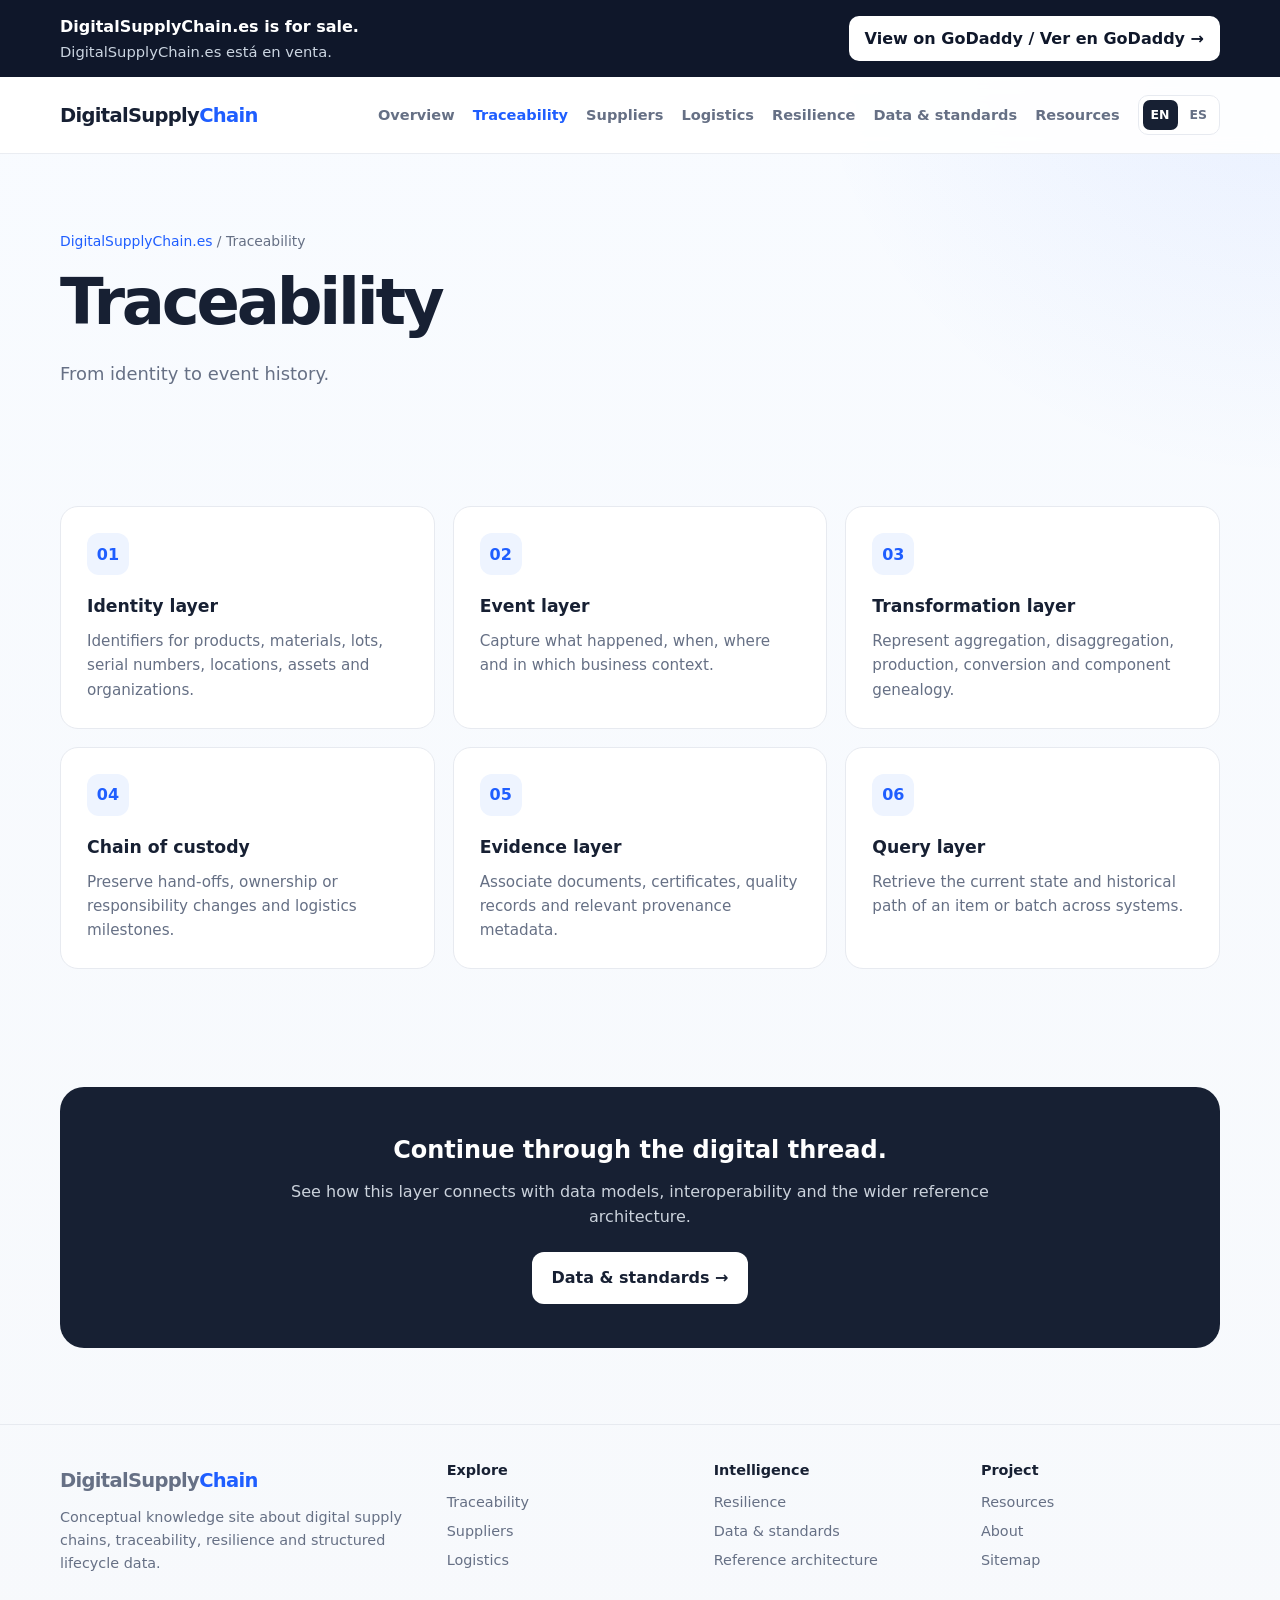
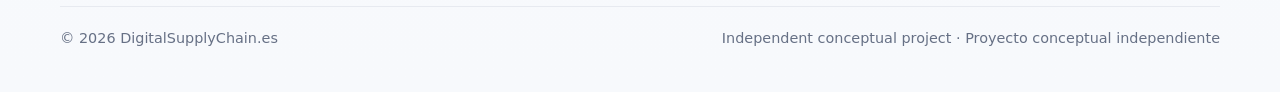
<file: traceability.html>
<!DOCTYPE html><html lang="en"><head><meta charset="UTF-8"><meta name="viewport" content="width=device-width,initial-scale=1.0"><title>Traceability — DigitalSupplyChain.es</title><meta name="description" content="Conceptual guide to end-to-end supply chain traceability."><meta name="robots" content="index,follow"><link rel="stylesheet" href="assets/style.css"><script async src="https://www.googletagmanager.com/gtag/js?id=G-VXH78M4FN9"></script><script>window.dataLayer=window.dataLayer||[];function gtag(){dataLayer.push(arguments)}gtag('js',new Date());gtag('config','G-VXH78M4FN9');</script></head><body><div class="sale-banner"><div class="container sale-banner-inner"><div class="sale-banner-copy"><strong>DigitalSupplyChain.es is for sale.</strong><span>DigitalSupplyChain.es está en venta.</span></div><a href="https://www.godaddy.com/domainsearch/find?checkAvail=1&domainToCheck=digitalsupplychain.es" target="_blank" rel="noopener noreferrer">View on GoDaddy / Ver en GoDaddy →</a></div></div>
<header><div class="container nav"><a href="index.html" class="brand">DigitalSupply<span>Chain</span></a><div class="nav-links"><a href="index.html" class="nav-link "><span data-lang="en">Overview</span><span data-lang="es" hidden>Inicio</span></a><a href="traceability.html" class="nav-link active"><span data-lang="en">Traceability</span><span data-lang="es" hidden>Trazabilidad</span></a><a href="suppliers.html" class="nav-link "><span data-lang="en">Suppliers</span><span data-lang="es" hidden>Proveedores</span></a><a href="logistics.html" class="nav-link "><span data-lang="en">Logistics</span><span data-lang="es" hidden>Logística</span></a><a href="resilience.html" class="nav-link "><span data-lang="en">Resilience</span><span data-lang="es" hidden>Resiliencia</span></a><a href="data-standards.html" class="nav-link "><span data-lang="en">Data & standards</span><span data-lang="es" hidden>Datos y estándares</span></a><a href="resources.html" class="nav-link "><span data-lang="en">Resources</span><span data-lang="es" hidden>Recursos</span></a><div class="language-switch"><button data-lang-btn="en" onclick="setLanguage('en')">EN</button><button data-lang-btn="es" onclick="setLanguage('es')">ES</button></div></div></div></header><main><section class="page-hero"><div class="container"><div class="breadcrumbs"><a href="index.html">DigitalSupplyChain.es</a> / Traceability</div><div data-lang="en"><h1>Traceability</h1><p>From identity to event history.</p></div><div data-lang="es" hidden><h1>Trazabilidad</h1><p>De la identidad al historial de eventos.</p></div></div></section><section class="section"><div class="container"><div class="cards"><article class="card"><div class="icon">01</div><h3>Identity layer</h3><p>Identifiers for products, materials, lots, serial numbers, locations, assets and organizations.</p></article><article class="card"><div class="icon">02</div><h3>Event layer</h3><p>Capture what happened, when, where and in which business context.</p></article><article class="card"><div class="icon">03</div><h3>Transformation layer</h3><p>Represent aggregation, disaggregation, production, conversion and component genealogy.</p></article><article class="card"><div class="icon">04</div><h3>Chain of custody</h3><p>Preserve hand-offs, ownership or responsibility changes and logistics milestones.</p></article><article class="card"><div class="icon">05</div><h3>Evidence layer</h3><p>Associate documents, certificates, quality records and relevant provenance metadata.</p></article><article class="card"><div class="icon">06</div><h3>Query layer</h3><p>Retrieve the current state and historical path of an item or batch across systems.</p></article></div></div></section><section class="container"><div class="cta"><h2>Continue through the digital thread.</h2><p>See how this layer connects with data models, interoperability and the wider reference architecture.</p><a href="data-standards.html" class="btn btn-secondary">Data & standards →</a></div></section></main><footer><div class="container"><div class="footer-grid"><div><a href="index.html" class="brand">DigitalSupply<span>Chain</span></a><p style="margin-top:10px">Conceptual knowledge site about digital supply chains, traceability, resilience and structured lifecycle data.</p></div><div><h4>Explore</h4><a href="traceability.html">Traceability</a><a href="suppliers.html">Suppliers</a><a href="logistics.html">Logistics</a></div><div><h4>Intelligence</h4><a href="resilience.html">Resilience</a><a href="data-standards.html">Data & standards</a><a href="architecture.html">Reference architecture</a></div><div><h4>Project</h4><a href="resources.html">Resources</a><a href="about.html">About</a><a href="sitemap.xml">Sitemap</a></div></div><div class="footer-bottom"><span>© 2026 DigitalSupplyChain.es</span><span>Independent conceptual project · Proyecto conceptual independiente</span></div></div></footer><script src="assets/app.js"></script></body></html>
</file>
<file: assets/style.css>
:root{--bg:#f7f9fc;--card:#fff;--text:#172033;--muted:#667085;--primary:#1f5eff;--primary-dark:#1748c9;--border:#e7eaf0;--soft:#eef4ff;--dark:#0f172a}
*{box-sizing:border-box;margin:0;padding:0}html{scroll-behavior:smooth}body{font-family:Inter,ui-sans-serif,system-ui,-apple-system,BlinkMacSystemFont,"Segoe UI",Roboto,Helvetica,Arial,sans-serif;background:radial-gradient(circle at top right,rgba(31,94,255,.08),transparent 30rem),linear-gradient(180deg,#f8fbff 0%,#f7f9fc 100%);color:var(--text);line-height:1.6}.container{width:min(1160px,calc(100% - 40px));margin:0 auto}.sale-banner{background:var(--dark);color:#fff}.sale-banner-inner{min-height:74px;display:flex;align-items:center;justify-content:space-between;gap:24px;padding:14px 0}.sale-banner-copy{display:flex;flex-direction:column}.sale-banner-copy span{color:#cbd5e1;font-size:.92rem}.sale-banner a{color:var(--dark);background:#fff;text-decoration:none;font-weight:800;padding:10px 16px;border-radius:10px;white-space:nowrap}header{padding:18px 0;border-bottom:1px solid rgba(231,234,240,.85);background:rgba(255,255,255,.9);backdrop-filter:blur(10px);position:sticky;top:0;z-index:20}.nav{display:flex;align-items:center;justify-content:space-between;gap:24px}.brand{font-weight:800;font-size:1.22rem;letter-spacing:-.035em;color:var(--text);text-decoration:none}.brand span{color:var(--primary)}.nav-links{display:flex;align-items:center;gap:18px;flex-wrap:wrap}.nav-link{color:var(--muted);text-decoration:none;font-size:.91rem;font-weight:700}.nav-link:hover,.nav-link.active{color:var(--primary)}.language-switch{display:flex;align-items:center;gap:4px;padding:4px;border:1px solid var(--border);background:#fff;border-radius:10px}.language-switch button{border:0;background:transparent;color:var(--muted);font:inherit;font-size:.78rem;font-weight:800;padding:5px 8px;border-radius:7px;cursor:pointer}.language-switch button.active{background:var(--text);color:#fff}.hero{padding:86px 0 70px}.hero-grid{display:grid;grid-template-columns:1.2fr .8fr;gap:64px;align-items:center}.eyebrow{display:inline-flex;padding:7px 12px;border:1px solid #dbe5ff;background:var(--soft);color:var(--primary);border-radius:999px;font-size:.82rem;font-weight:800;margin-bottom:22px}h1{font-size:clamp(3rem,7vw,5.8rem);line-height:.98;letter-spacing:-.06em;max-width:920px}.hero p,.page-hero p{margin-top:24px;font-size:1.12rem;color:var(--muted);max-width:760px}.actions{margin-top:30px;display:flex;gap:12px;flex-wrap:wrap}.btn{display:inline-flex;align-items:center;justify-content:center;text-decoration:none;border-radius:12px;padding:13px 19px;font-weight:800;transition:.2s}.btn-primary{background:var(--primary);color:#fff;box-shadow:0 10px 30px rgba(31,94,255,.18)}.btn-secondary{background:#fff;color:var(--text);border:1px solid var(--border)}.btn:hover{transform:translateY(-1px)}.preview,.panel{background:#fff;border:1px solid var(--border);border-radius:24px;padding:24px;box-shadow:0 24px 70px rgba(31,46,78,.07)}.mini-card{padding:17px;border-radius:16px;border:1px solid var(--border);margin-top:12px;background:#fbfcfe}.mini-card strong{display:block;margin-bottom:4px}.mini-card span{color:var(--muted);font-size:.92rem}.section{padding:76px 0}.section-title{max-width:820px;margin:0 auto 38px;text-align:center}.section-title.left{text-align:left;margin-left:0}.section-title h2,.page-hero h1{font-size:clamp(2.2rem,5vw,4.1rem);line-height:1.02;letter-spacing:-.05em}.section-title p{color:var(--muted);margin-top:13px}.cards{display:grid;grid-template-columns:repeat(3,1fr);gap:18px}.cards.two{grid-template-columns:repeat(2,1fr)}.card{background:#fff;border:1px solid var(--border);border-radius:18px;padding:26px}.card h3{font-size:1.08rem;margin-bottom:8px}.card p{color:var(--muted);font-size:.95rem}.card a{display:inline-block;margin-top:14px;color:var(--primary);font-weight:800;text-decoration:none}.icon{width:42px;height:42px;border-radius:12px;background:var(--soft);display:grid;place-items:center;color:var(--primary);font-weight:800;margin-bottom:18px}.page-hero{padding:76px 0 42px}.breadcrumbs{font-size:.87rem;color:var(--muted);margin-bottom:18px}.breadcrumbs a{color:var(--primary);text-decoration:none}.split{display:grid;grid-template-columns:1fr 1fr;gap:28px;align-items:start}.list{list-style:none;display:grid;gap:12px}.list li{background:#fff;border:1px solid var(--border);border-radius:14px;padding:16px 18px}.list strong{display:block;margin-bottom:3px}.list span{color:var(--muted);font-size:.93rem}.flow{display:grid;grid-template-columns:repeat(5,1fr);gap:12px}.flow-step{background:#fff;border:1px solid var(--border);border-radius:16px;padding:18px}.flow-step b{color:var(--primary);display:block;margin-bottom:7px}.table-wrap{overflow:auto;border:1px solid var(--border);border-radius:18px;background:#fff}table{border-collapse:collapse;width:100%;min-width:720px}th,td{text-align:left;padding:15px 16px;border-bottom:1px solid var(--border);vertical-align:top}th{background:#f8fafc;font-size:.88rem}td{color:var(--muted);font-size:.93rem}.tag{display:inline-block;padding:5px 9px;background:var(--soft);color:var(--primary);border-radius:999px;font-size:.76rem;font-weight:800;margin:2px}.cta{margin:42px auto 76px;background:var(--text);color:#fff;border-radius:24px;padding:44px;text-align:center}.cta p{color:#cbd2dc;margin:9px auto 22px;max-width:700px}.cta .btn-secondary{border:0}.notice{padding:16px 18px;border:1px solid #dbe5ff;background:var(--soft);border-radius:14px;color:#344054}.resource-grid{display:grid;grid-template-columns:repeat(2,1fr);gap:16px}.resource{padding:20px;background:#fff;border:1px solid var(--border);border-radius:16px}.resource small{color:var(--primary);font-weight:800;text-transform:uppercase;letter-spacing:.05em}.resource h3{margin:7px 0}.resource p{color:var(--muted)}footer{border-top:1px solid var(--border);padding:34px 0 42px;color:var(--muted);font-size:.9rem}.footer-grid{display:grid;grid-template-columns:1.5fr repeat(3,1fr);gap:28px}.footer-grid h4{color:var(--text);margin-bottom:9px}.footer-grid a{display:block;color:var(--muted);text-decoration:none;margin:6px 0}.footer-bottom{margin-top:28px;padding-top:20px;border-top:1px solid var(--border);display:flex;justify-content:space-between;gap:16px;flex-wrap:wrap}@media(max-width:950px){.nav-links .nav-link{display:none}.hero-grid,.split{grid-template-columns:1fr}.cards,.cards.two,.resource-grid{grid-template-columns:1fr}.flow{grid-template-columns:1fr 1fr}.footer-grid{grid-template-columns:1fr 1fr}}@media(max-width:620px){.container{width:min(100% - 28px,1160px)}.sale-banner-inner{flex-direction:column;align-items:stretch;text-align:center}.sale-banner a{width:100%}.hero{padding-top:58px}h1{font-size:3.1rem}.flow,.footer-grid{grid-template-columns:1fr}.cta{padding:30px 22px}.language-switch{margin-left:auto}}
</file>
